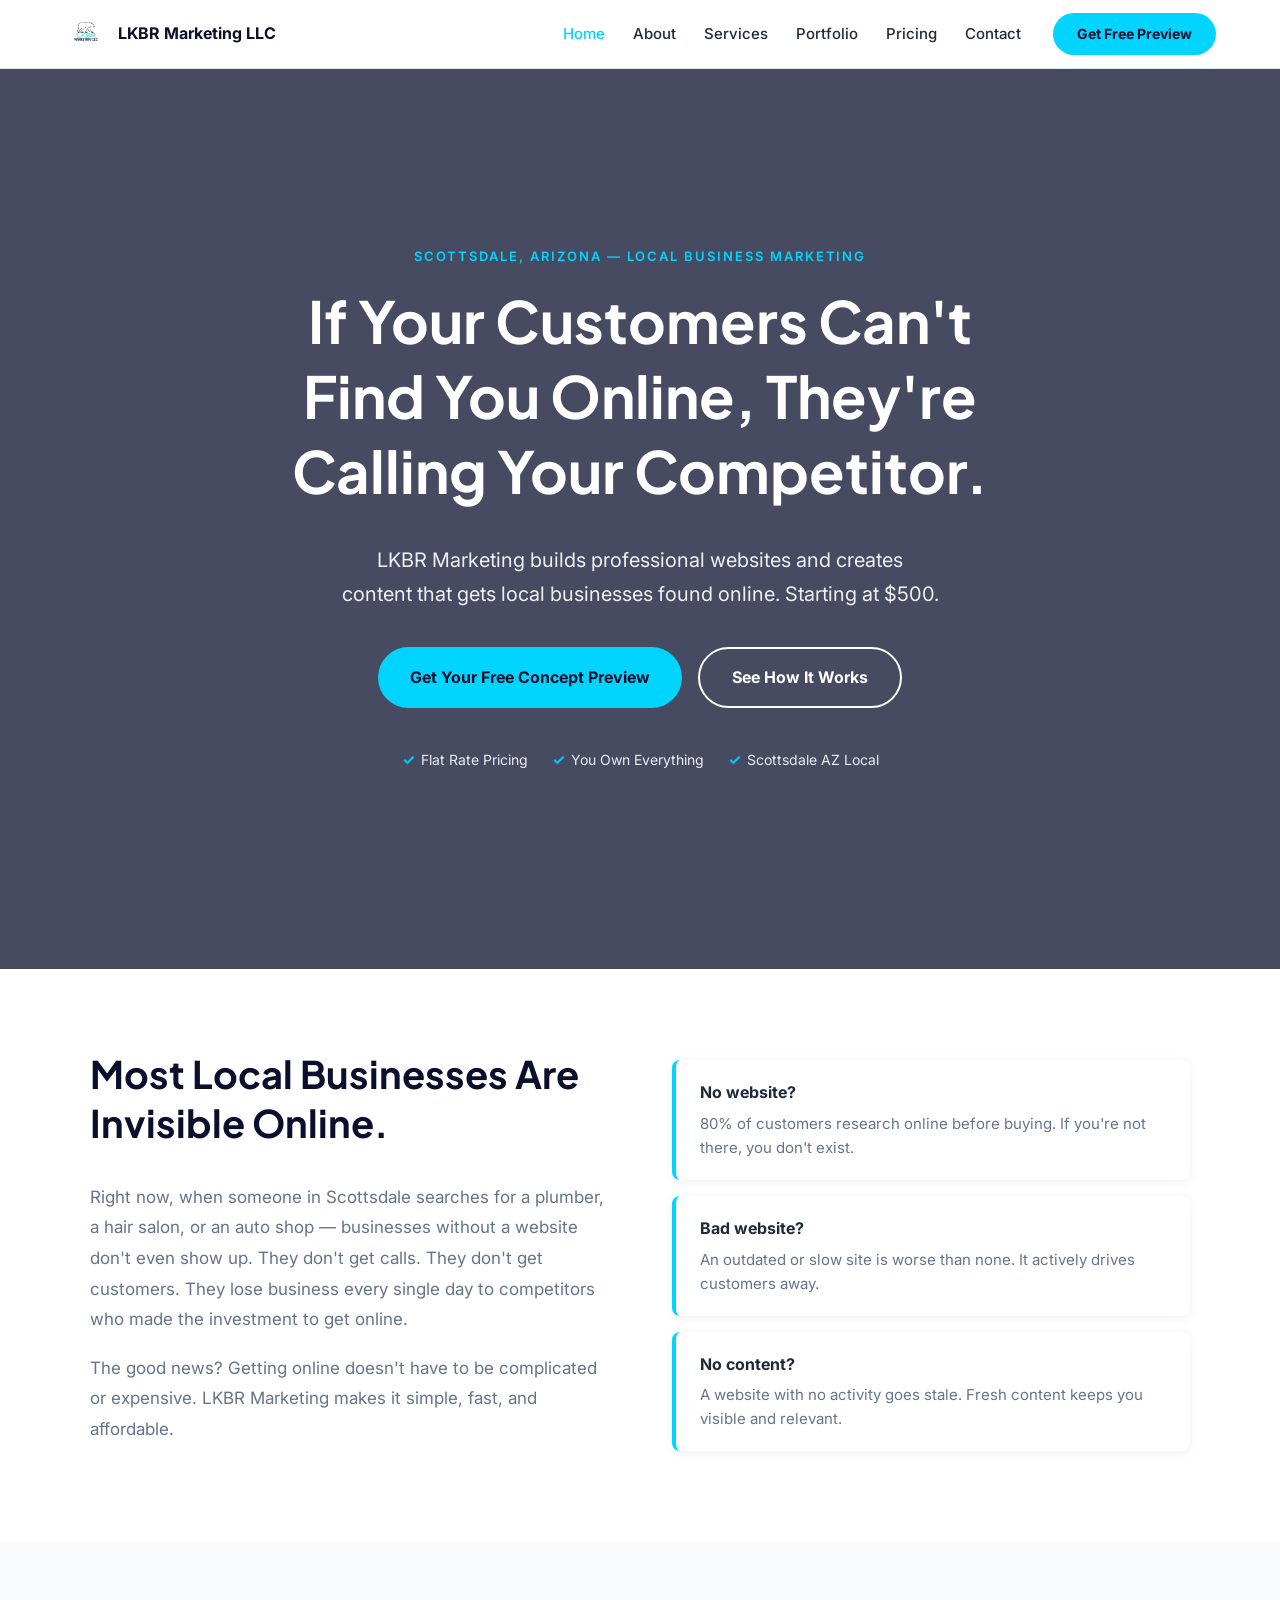
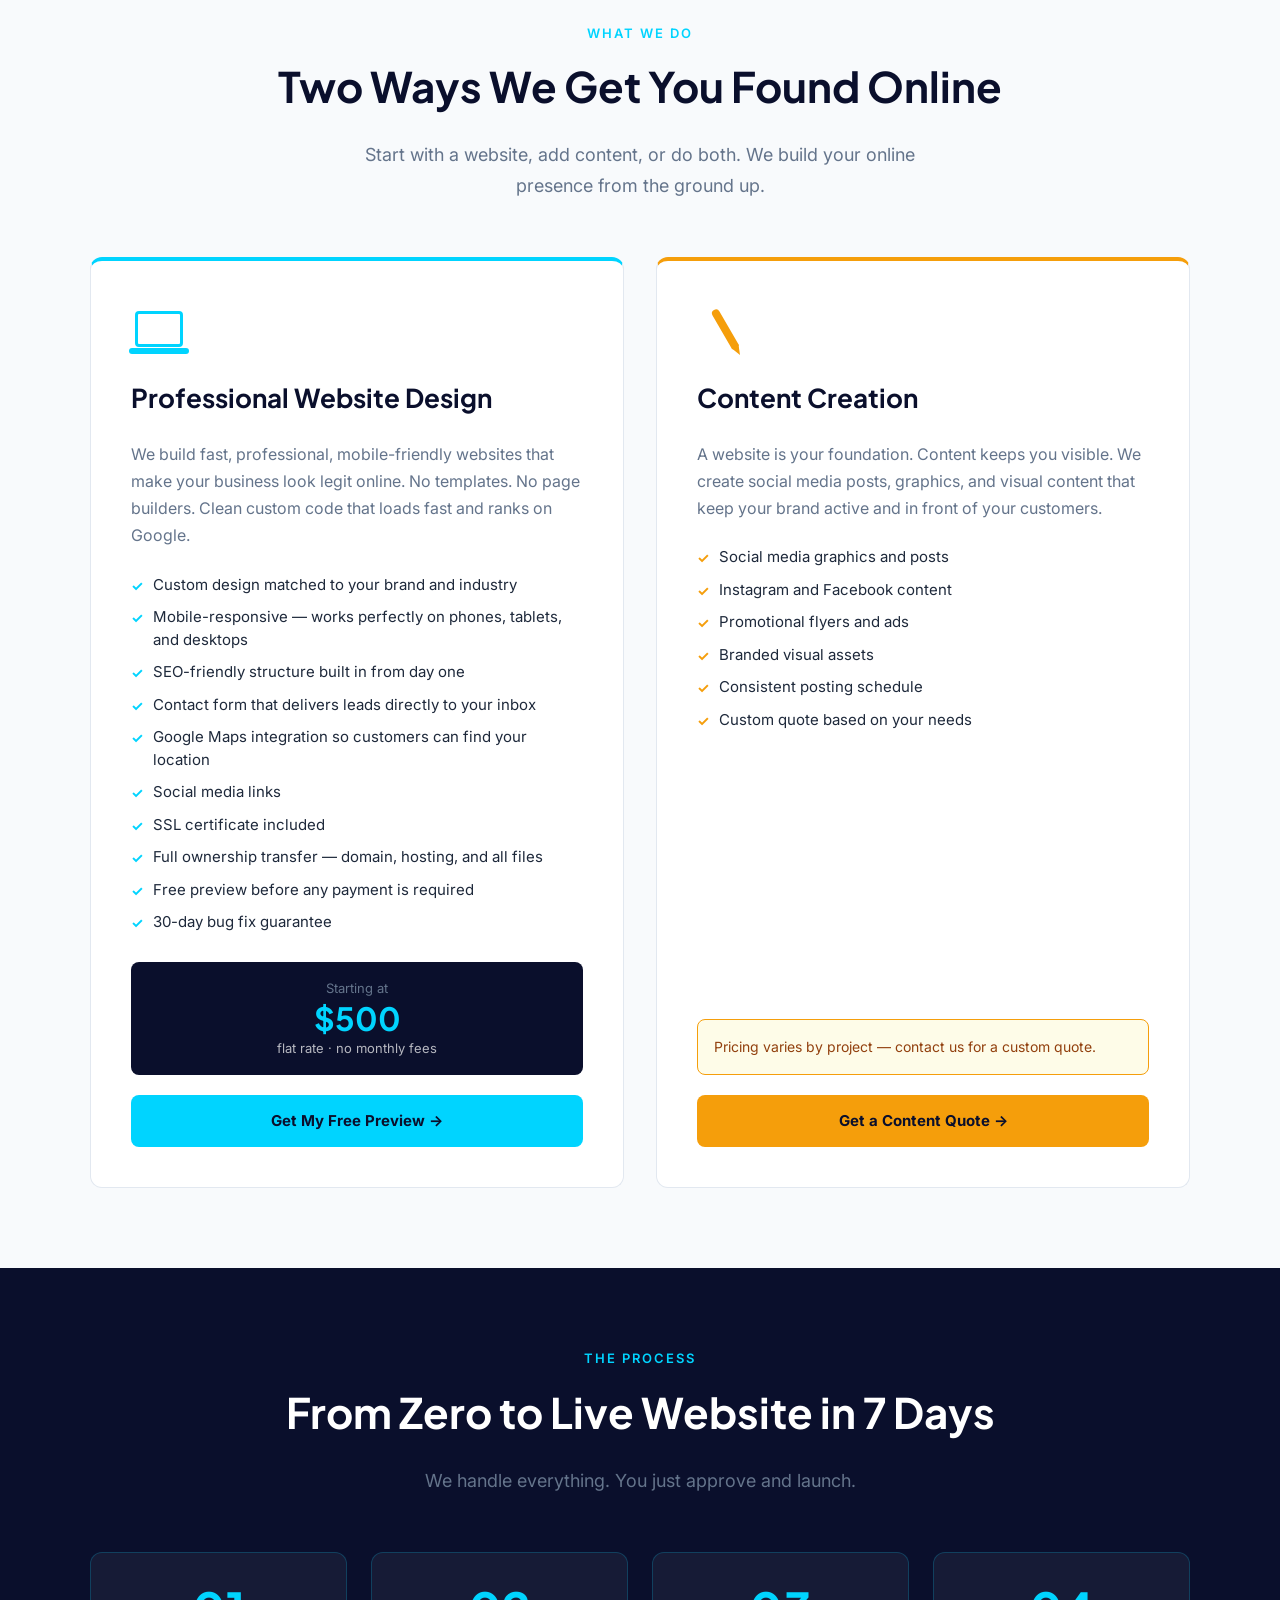
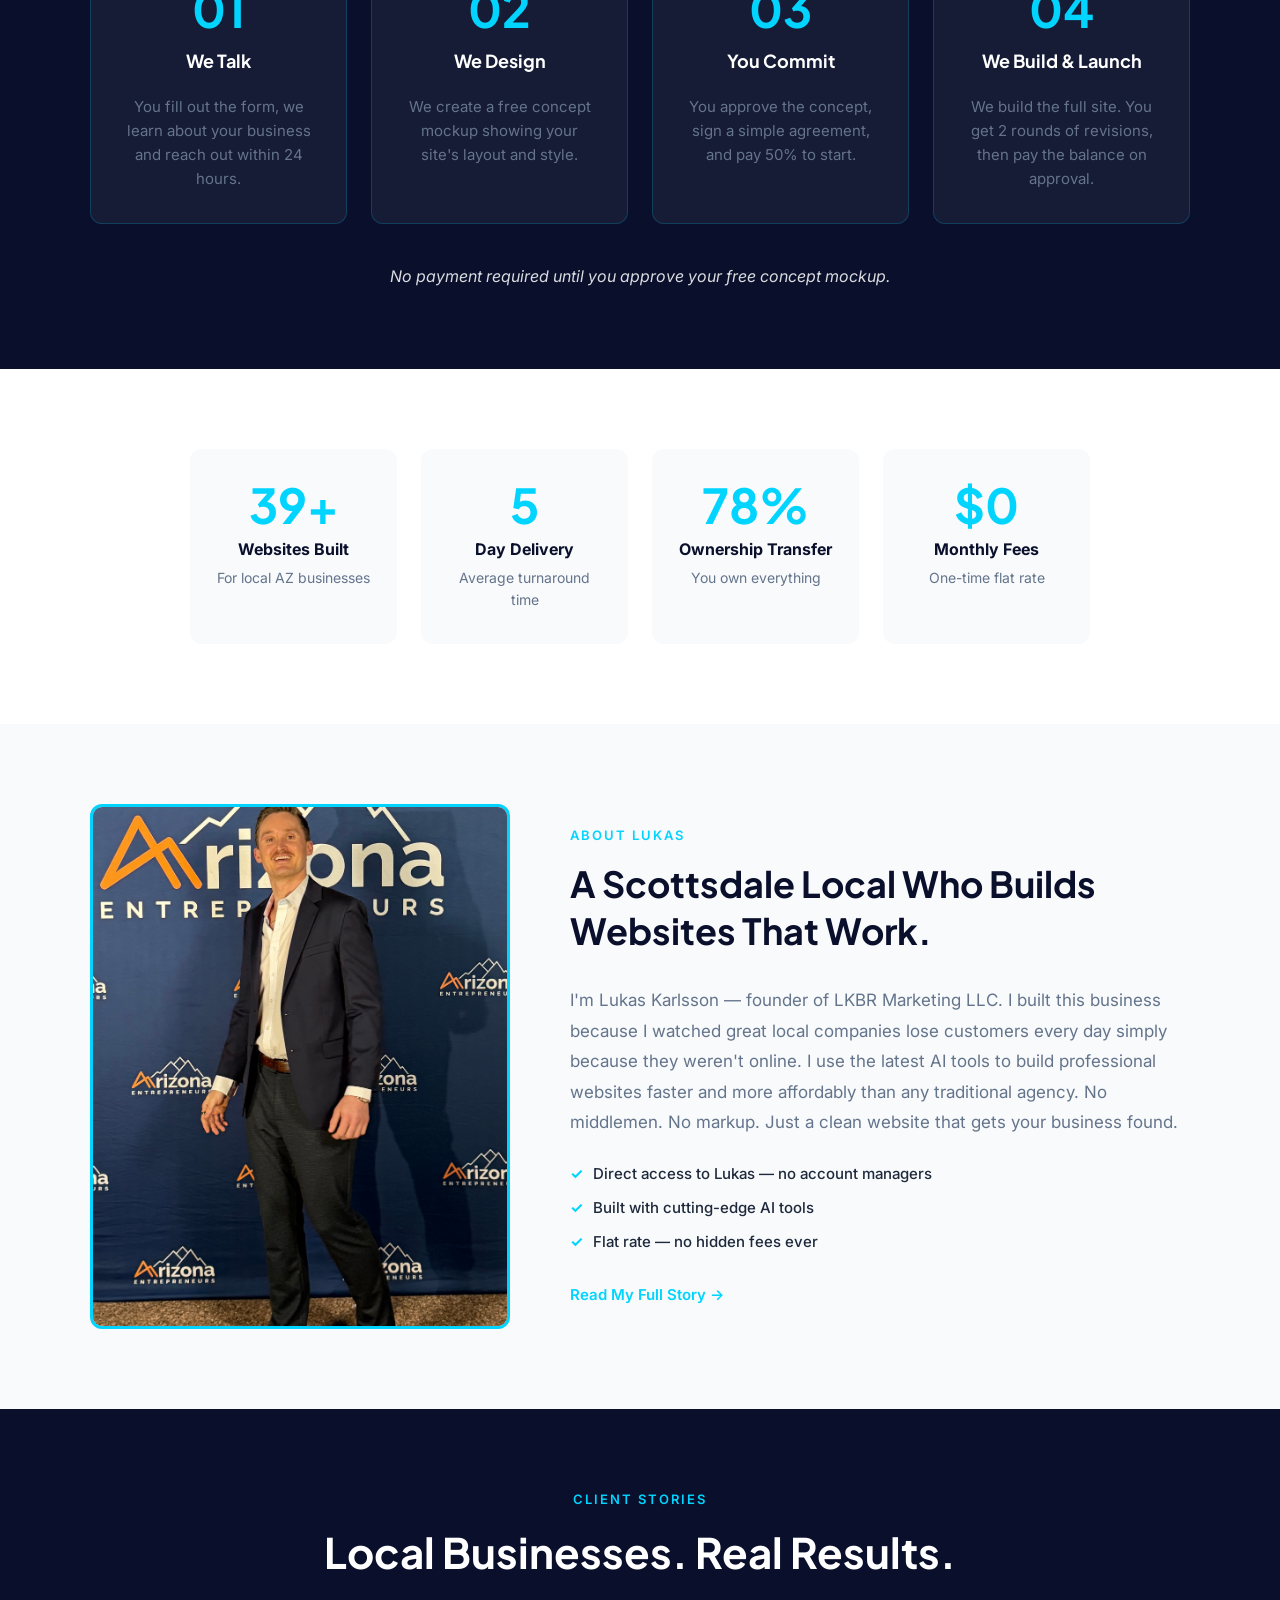
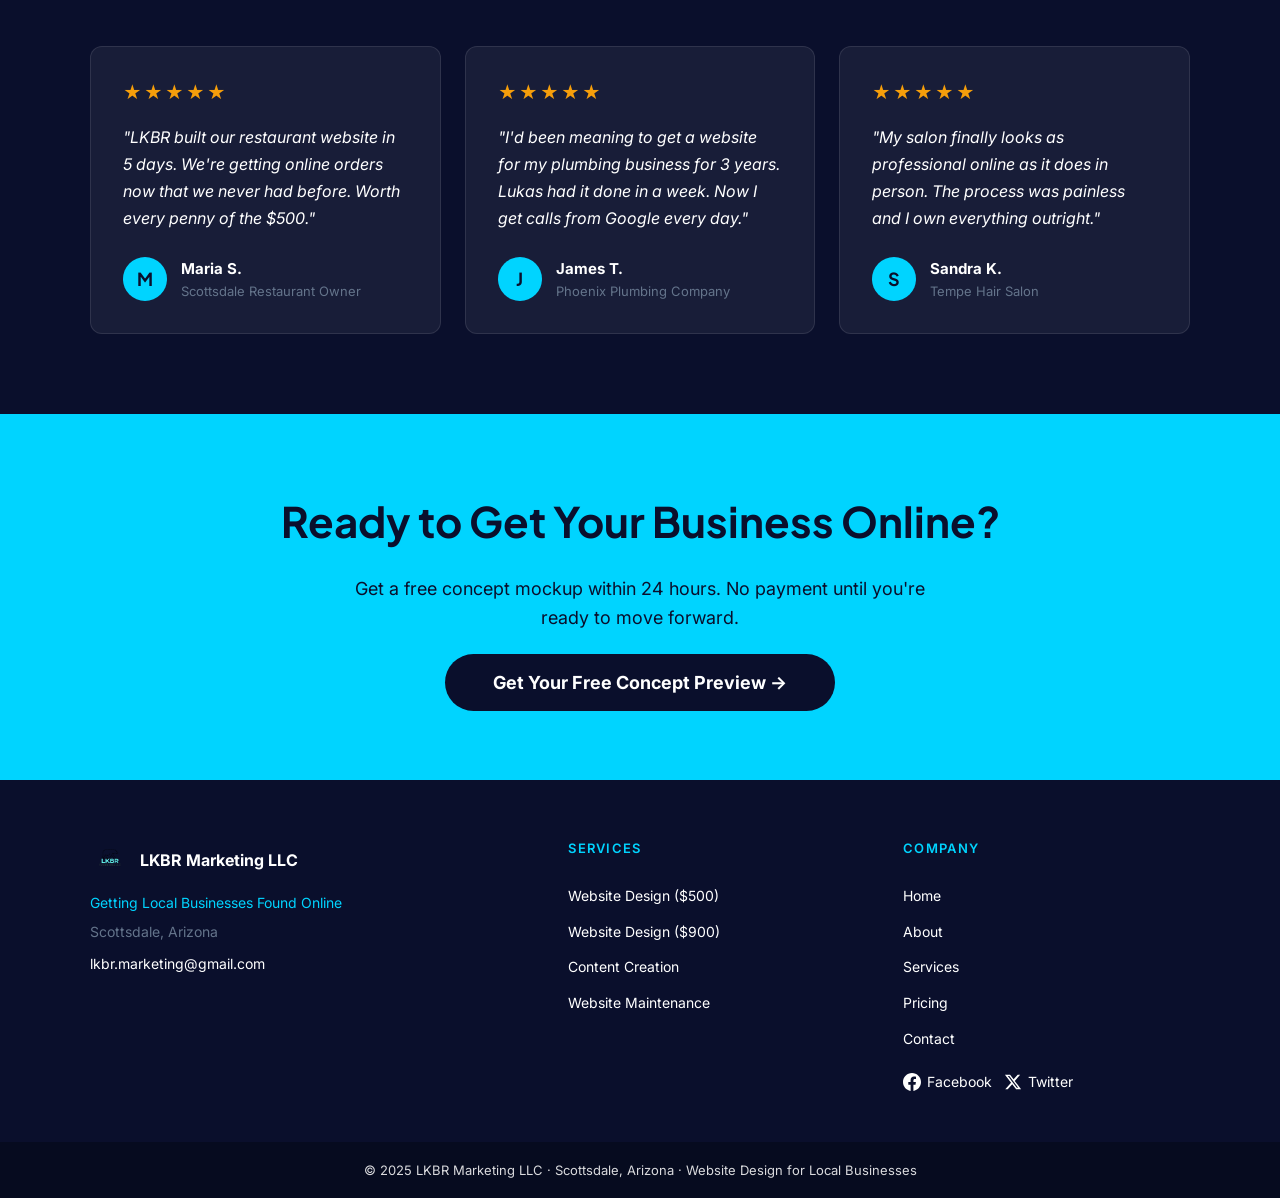
<file: index.html>
<!DOCTYPE html>
<html lang="en">
<head>
  <meta charset="UTF-8">
  <meta name="viewport" content="width=device-width, initial-scale=1.0">
  <title>Website Design Scottsdale AZ | LKBR Marketing LLC | Local Business Websites Starting at $500</title>
  <meta name="description" content="LKBR Marketing LLC builds professional websites for local businesses in Scottsdale AZ. Flat rate $500. Delivered in 7 days. You own everything. Get your free preview today.">
  <meta name="keywords" content="website design Scottsdale AZ, local business website design Arizona, affordable website design small business, professional website $500, website designer Scottsdale">
  <link rel="preconnect" href="https://fonts.googleapis.com">
  <link rel="preconnect" href="https://fonts.gstatic.com" crossorigin>
  <link href="https://fonts.googleapis.com/css2?family=Plus+Jakarta+Sans:wght@700;800&family=Inter:wght@300;400;500;600;700&display=swap" rel="stylesheet">
  <link rel="stylesheet" href="style.css">
</head>
<body>

  <!-- NAV -->
  <nav class="nav">
    <div class="nav-inner">
      <a href="index.html" class="nav-brand">
        <img src="LKBR Marketing LLC Official Logo.png" height="44" alt="LKBR Marketing LLC Logo">
        <span>LKBR Marketing LLC</span>
      </a>
      <ul class="nav-links">
        <li><a href="index.html">Home</a></li>
        <li><a href="about.html">About</a></li>
        <li><a href="services.html">Services</a></li>
        <li><a href="portfolio.html">Portfolio</a></li>
        <li><a href="pricing.html">Pricing</a></li>
        <li><a href="contact.html">Contact</a></li>
      </ul>
      <a href="contact.html" class="nav-cta">Get Free Preview</a>
      <button class="hamburger" aria-label="Open navigation menu">
        <span></span><span></span><span></span>
      </button>
    </div>
  </nav>

  <!-- MOBILE OVERLAY -->
  <div class="mobile-overlay" id="mobileOverlay" role="dialog" aria-modal="true">
    <button class="overlay-close" id="overlayClose" aria-label="Close menu">&times;</button>
    <ul class="overlay-links">
      <li><a href="index.html">Home</a></li>
      <li><a href="about.html">About</a></li>
      <li><a href="services.html">Services</a></li>
      <li><a href="portfolio.html">Portfolio</a></li>
      <li><a href="pricing.html">Pricing</a></li>
      <li><a href="contact.html">Contact</a></li>
    </ul>
  </div>

  <!-- HERO -->
  <section class="hero-home">
    <div class="hero-bg"></div>
    <div class="hero-overlay"></div>
    <div class="hero-content fade-in">
      <span class="eyebrow">Scottsdale, Arizona &mdash; Local Business Marketing</span>
      <h1>If Your Customers Can't Find You Online, They're Calling Your Competitor.</h1>
      <p class="hero-sub">LKBR Marketing builds professional websites and creates content that gets local businesses found online. Starting at $500.</p>
      <div class="hero-buttons">
        <a href="contact.html" class="btn btn-primary" style="font-size:16px;padding:16px 32px;">Get Your Free Concept Preview</a>
        <a href="#how-it-works" class="btn btn-outline-white" style="font-size:16px;padding:16px 32px;">See How It Works</a>
      </div>
      <div class="hero-trust">
        <span class="trust-item">Flat Rate Pricing</span>
        <span class="trust-item">You Own Everything</span>
        <span class="trust-item">Scottsdale AZ Local</span>
      </div>
    </div>
  </section>

  <!-- PROBLEM SECTION -->
  <section class="section-problem">
    <div class="problem-grid">
      <div class="fade-in">
        <h2 class="problem-headline">Most Local Businesses Are Invisible Online.</h2>
        <p class="problem-text">Right now, when someone in Scottsdale searches for a plumber, a hair salon, or an auto shop — businesses without a website don't even show up. They don't get calls. They don't get customers. They lose business every single day to competitors who made the investment to get online.</p>
        <p class="problem-text">The good news? Getting online doesn't have to be complicated or expensive. LKBR Marketing makes it simple, fast, and affordable.</p>
      </div>
      <div class="problem-cards fade-in">
        <div class="problem-card">
          <strong>No website?</strong>
          <p>80% of customers research online before buying. If you're not there, you don't exist.</p>
        </div>
        <div class="problem-card">
          <strong>Bad website?</strong>
          <p>An outdated or slow site is worse than none. It actively drives customers away.</p>
        </div>
        <div class="problem-card">
          <strong>No content?</strong>
          <p>A website with no activity goes stale. Fresh content keeps you visible and relevant.</p>
        </div>
      </div>
    </div>
  </section>

  <!-- SERVICES SECTION -->
  <section class="section-services">
    <div class="section-header fade-in">
      <span class="eyebrow">What We Do</span>
      <h2>Two Ways We Get You Found Online</h2>
      <p>Start with a website, add content, or do both. We build your online presence from the ground up.</p>
    </div>
    <div class="service-cards">
      <!-- Card 1: Website Design -->
      <div class="service-card service-card-cyan fade-in">
        <div class="service-icon">
          <div class="icon-laptop"></div>
        </div>
        <h3>Professional Website Design</h3>
        <p class="service-desc">We build fast, professional, mobile-friendly websites that make your business look legit online. No templates. No page builders. Clean custom code that loads fast and ranks on Google.</p>
        <ul class="check-list">
          <li>Custom design matched to your brand and industry</li>
          <li>Mobile-responsive — works perfectly on phones, tablets, and desktops</li>
          <li>SEO-friendly structure built in from day one</li>
          <li>Contact form that delivers leads directly to your inbox</li>
          <li>Google Maps integration so customers can find your location</li>
          <li>Social media links</li>
          <li>SSL certificate included</li>
          <li>Full ownership transfer — domain, hosting, and all files</li>
          <li>Free preview before any payment is required</li>
          <li>30-day bug fix guarantee</li>
        </ul>
        <div class="price-box">
          <p class="price-label">Starting at</p>
          <p class="price-num">$500</p>
          <p class="price-note">flat rate &middot; no monthly fees</p>
        </div>
        <a href="contact.html" class="btn btn-primary btn-block">Get My Free Preview &rarr;</a>
      </div>
      <!-- Card 2: Content Creation -->
      <div class="service-card service-card-gold fade-in">
        <div class="service-icon">
          <div class="icon-pencil"></div>
        </div>
        <h3>Content Creation</h3>
        <p class="service-desc">A website is your foundation. Content keeps you visible. We create social media posts, graphics, and visual content that keep your brand active and in front of your customers.</p>
        <ul class="check-list gold-checks">
          <li>Social media graphics and posts</li>
          <li>Instagram and Facebook content</li>
          <li>Promotional flyers and ads</li>
          <li>Branded visual assets</li>
          <li>Consistent posting schedule</li>
          <li>Custom quote based on your needs</li>
        </ul>
        <div class="content-note">
          Pricing varies by project &mdash; contact us for a custom quote.
        </div>
        <a href="contact.html" class="btn btn-block" style="background:var(--gold);color:var(--navy);">Get a Content Quote &rarr;</a>
      </div>
    </div>
  </section>

  <!-- HOW IT WORKS -->
  <section class="section-how" id="how-it-works">
    <div class="section-header fade-in">
      <span class="eyebrow">The Process</span>
      <h2>From Zero to Live Website in 7 Days</h2>
      <p>We handle everything. You just approve and launch.</p>
    </div>
    <div class="steps-grid">
      <div class="step-card fade-in">
        <div class="step-num">01</div>
        <h3>We Talk</h3>
        <p>You fill out the form, we learn about your business and reach out within 24 hours.</p>
      </div>
      <div class="step-card fade-in">
        <div class="step-num">02</div>
        <h3>We Design</h3>
        <p>We create a free concept mockup showing your site's layout and style.</p>
      </div>
      <div class="step-card fade-in">
        <div class="step-num">03</div>
        <h3>You Commit</h3>
        <p>You approve the concept, sign a simple agreement, and pay 50% to start.</p>
      </div>
      <div class="step-card fade-in">
        <div class="step-num">04</div>
        <h3>We Build &amp; Launch</h3>
        <p>We build the full site. You get 2 rounds of revisions, then pay the balance on approval.</p>
      </div>
    </div>
    <p class="how-note">No payment required until you approve your free concept mockup.</p>
  </section>

  <!-- STATS / RESULTS -->
  <section class="section-stats">
    <div class="stats-grid">
      <div class="stat-card fade-in">
        <div class="stat-num" data-target="50" data-suffix="+">50+</div>
        <div class="stat-label">Websites Built</div>
        <div class="stat-sub">For local AZ businesses</div>
      </div>
      <div class="stat-card fade-in">
        <div class="stat-num" data-target="7">7</div>
        <div class="stat-label">Day Delivery</div>
        <div class="stat-sub">Average turnaround time</div>
      </div>
      <div class="stat-card fade-in">
        <div class="stat-num" data-target="100" data-suffix="%">100%</div>
        <div class="stat-label">Ownership Transfer</div>
        <div class="stat-sub">You own everything</div>
      </div>
      <div class="stat-card fade-in">
        <div class="stat-num" data-target="0" data-prefix="$">$0</div>
        <div class="stat-label">Monthly Fees</div>
        <div class="stat-sub">One-time flat rate</div>
      </div>
    </div>
  </section>

  <!-- ABOUT STRIP -->
  <section class="section-about-strip">
    <div class="about-strip-grid">
      <div class="fade-in">
        <img src="IMG_9711.jpg" alt="Lukas Karlsson — Founder LKBR Marketing LLC" class="about-strip-img">
      </div>
      <div class="about-strip-content fade-in">
        <span class="eyebrow">About Lukas</span>
        <h2>A Scottsdale Local Who Builds Websites That Work.</h2>
        <p>I'm Lukas Karlsson &mdash; founder of LKBR Marketing LLC. I built this business because I watched great local companies lose customers every day simply because they weren't online. I use the latest AI tools to build professional websites faster and more affordably than any traditional agency. No middlemen. No markup. Just a clean website that gets your business found.</p>
        <ul class="about-strip-checks">
          <li>Direct access to Lukas &mdash; no account managers</li>
          <li>Built with cutting-edge AI tools</li>
          <li>Flat rate &mdash; no hidden fees ever</li>
        </ul>
        <a href="about.html" class="link-arrow">Read My Full Story &rarr;</a>
      </div>
    </div>
  </section>

  <!-- TESTIMONIALS -->
  <section class="section-testimonials">
    <div class="section-header fade-in">
      <span class="eyebrow">Client Stories</span>
      <h2>Local Businesses. Real Results.</h2>
    </div>
    <div class="testimonials-grid">
      <div class="testimonial-card fade-in">
        <div class="stars">&#9733;&#9733;&#9733;&#9733;&#9733;</div>
        <p class="testimonial-quote">"LKBR built our restaurant website in 5 days. We're getting online orders now that we never had before. Worth every penny of the $500."</p>
        <div class="testimonial-author">
          <div class="author-avatar">M</div>
          <div>
            <div class="author-name">Maria S.</div>
            <div class="author-biz">Scottsdale Restaurant Owner</div>
          </div>
        </div>
      </div>
      <div class="testimonial-card fade-in">
        <div class="stars">&#9733;&#9733;&#9733;&#9733;&#9733;</div>
        <p class="testimonial-quote">"I'd been meaning to get a website for my plumbing business for 3 years. Lukas had it done in a week. Now I get calls from Google every day."</p>
        <div class="testimonial-author">
          <div class="author-avatar">J</div>
          <div>
            <div class="author-name">James T.</div>
            <div class="author-biz">Phoenix Plumbing Company</div>
          </div>
        </div>
      </div>
      <div class="testimonial-card fade-in">
        <div class="stars">&#9733;&#9733;&#9733;&#9733;&#9733;</div>
        <p class="testimonial-quote">"My salon finally looks as professional online as it does in person. The process was painless and I own everything outright."</p>
        <div class="testimonial-author">
          <div class="author-avatar">S</div>
          <div>
            <div class="author-name">Sandra K.</div>
            <div class="author-biz">Tempe Hair Salon</div>
          </div>
        </div>
      </div>
    </div>
  </section>

  <!-- FINAL CTA -->
  <section class="section-final-cta">
    <h2 class="fade-in">Ready to Get Your Business Online?</h2>
    <p class="fade-in">Get a free concept mockup within 24 hours. No payment until you're ready to move forward.</p>
    <a href="contact.html" class="btn-hero fade-in">Get Your Free Concept Preview &rarr;</a>
  </section>

  <!-- FOOTER -->
  <footer class="footer">
    <div class="footer-top">
      <div class="footer-inner">
        <div class="footer-col">
          <div class="footer-brand">
            <img src="LKBR Marketing LLC Official Logo.png" height="40" alt="LKBR Marketing LLC">
            <span>LKBR Marketing LLC</span>
          </div>
          <p class="footer-tagline">Getting Local Businesses Found Online</p>
          <p class="footer-location">Scottsdale, Arizona</p>
          <a href="mailto:lkbr.marketing@gmail.com" class="footer-email">lkbr.marketing@gmail.com</a>
        </div>
        <div class="footer-col">
          <h4 class="footer-heading">Services</h4>
          <ul class="footer-links">
            <li><a href="pricing.html">Website Design ($500)</a></li>
            <li><a href="pricing.html">Website Design ($900)</a></li>
            <li><a href="services.html">Content Creation</a></li>
            <li><a href="services.html">Website Maintenance</a></li>
          </ul>
        </div>
        <div class="footer-col">
          <h4 class="footer-heading">Company</h4>
          <ul class="footer-links">
            <li><a href="index.html">Home</a></li>
            <li><a href="about.html">About</a></li>
            <li><a href="services.html">Services</a></li>
            <li><a href="pricing.html">Pricing</a></li>
            <li><a href="contact.html">Contact</a></li>
          </ul>
          <div class="footer-social">
            <a href="https://facebook.com/lkbrmarketing" target="_blank" rel="noopener" class="social-link">
              <svg viewBox="0 0 24 24" aria-hidden="true"><path d="M24 12.073c0-6.627-5.373-12-12-12s-12 5.373-12 12c0 5.99 4.388 10.954 10.125 11.854v-8.385H7.078v-3.47h3.047V9.43c0-3.007 1.792-4.669 4.533-4.669 1.312 0 2.686.235 2.686.235v2.953H15.83c-1.491 0-1.956.925-1.956 1.874v2.25h3.328l-.532 3.47h-2.796v8.385C19.612 23.027 24 18.062 24 12.073z"/></svg>
              Facebook
            </a>
            <a href="https://twitter.com/lkbrmarketing" target="_blank" rel="noopener" class="social-link">
              <svg viewBox="0 0 24 24" aria-hidden="true"><path d="M18.244 2.25h3.308l-7.227 8.26 8.502 11.24H16.17l-5.214-6.817L4.99 21.75H1.68l7.73-8.835L1.254 2.25H8.08l4.713 6.231zm-1.161 17.52h1.833L7.084 4.126H5.117z"/></svg>
              Twitter
            </a>
          </div>
        </div>
      </div>
    </div>
    <div class="footer-bottom">
      <p>&copy; 2025 LKBR Marketing LLC &middot; Scottsdale, Arizona &middot; Website Design for Local Businesses</p>
    </div>
  </footer>

  <!-- BACK TO TOP -->
  <button class="back-to-top" aria-label="Back to top">&#8679;</button>

  <script src="script.js"></script>
</body>
</html>
</file>
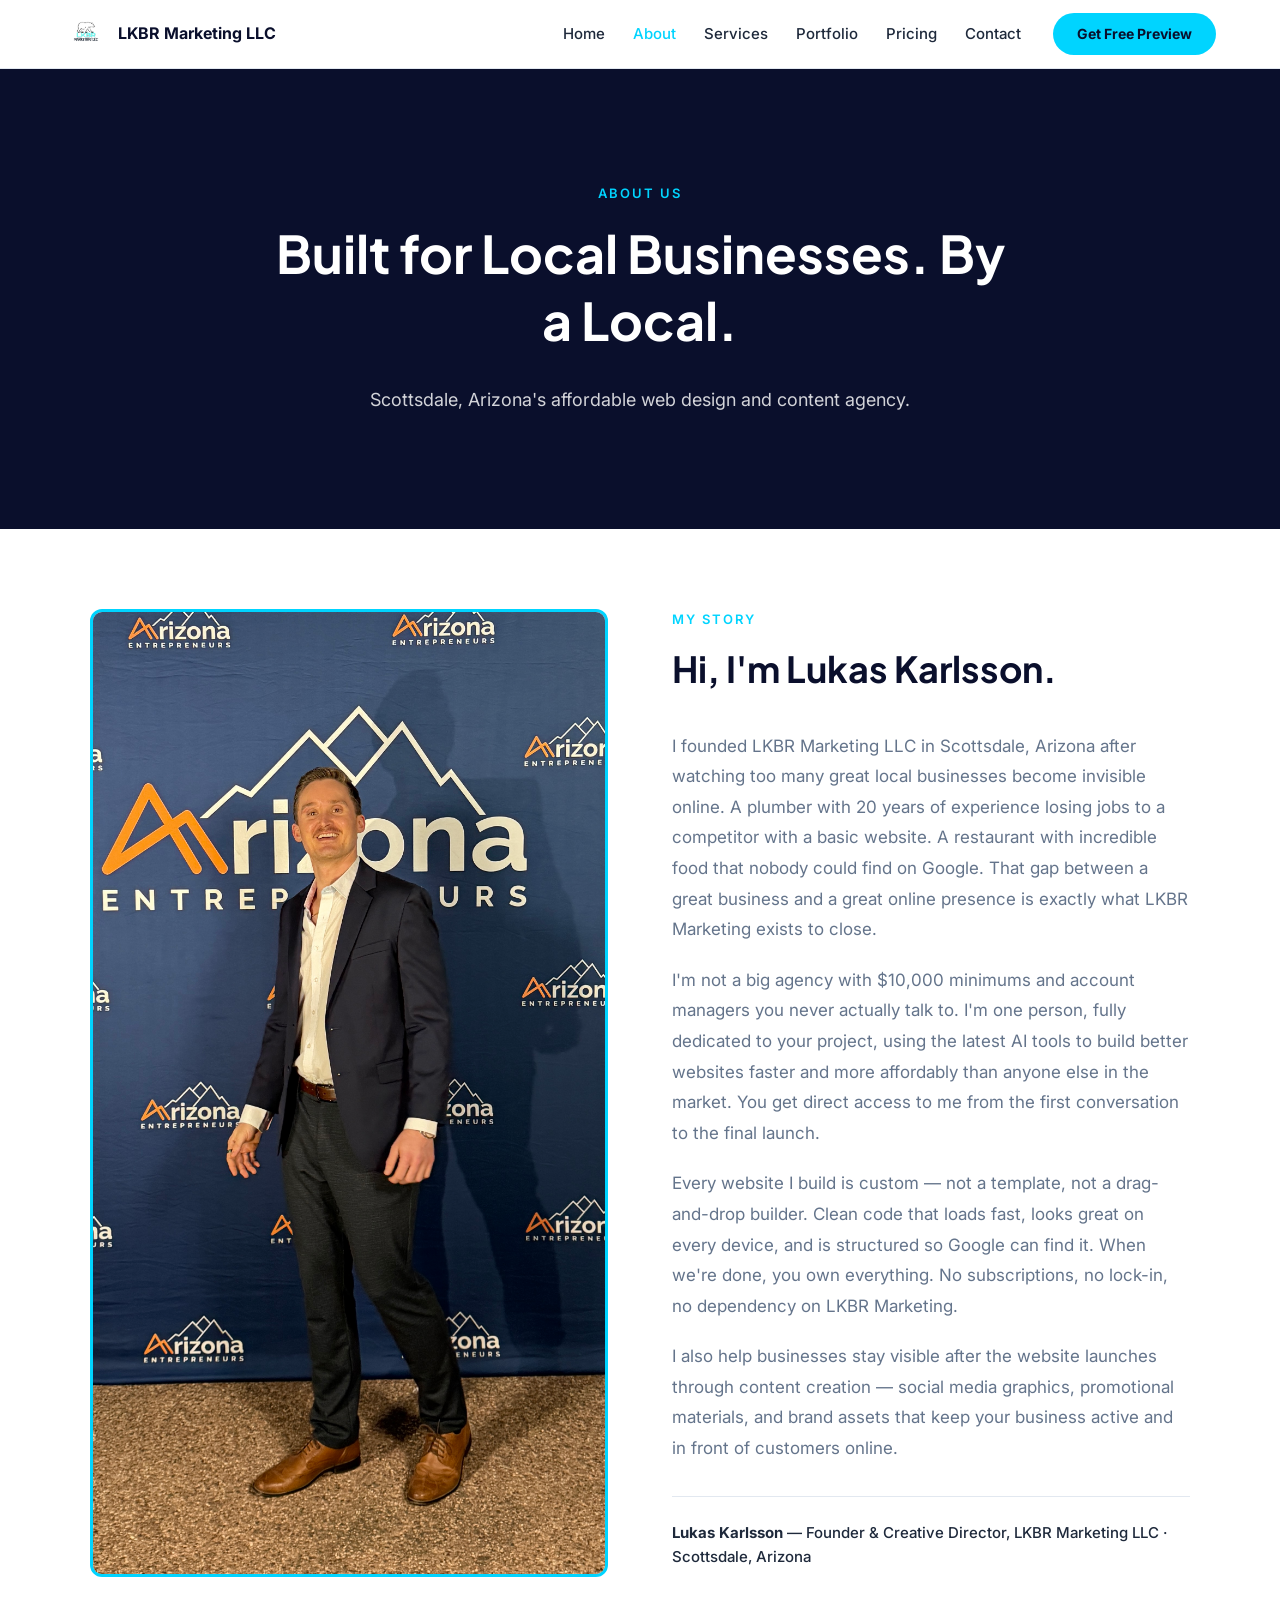
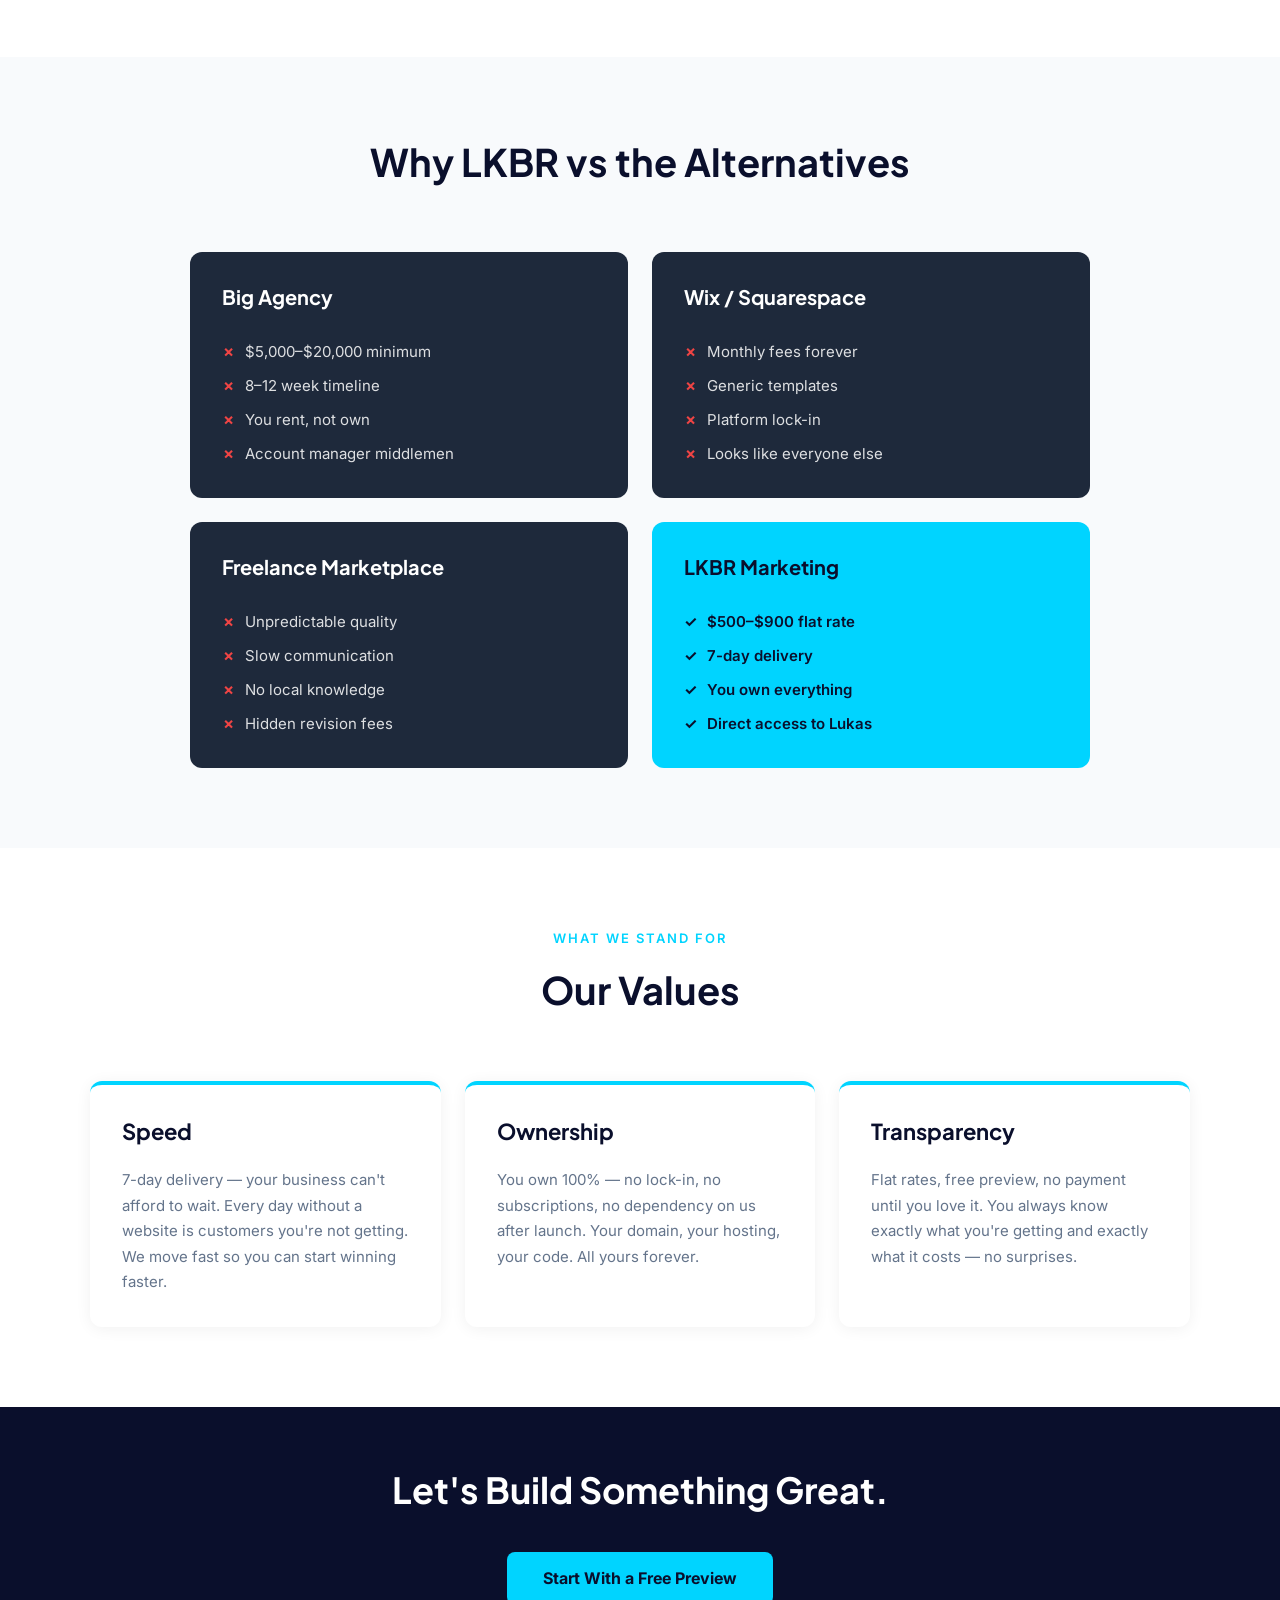
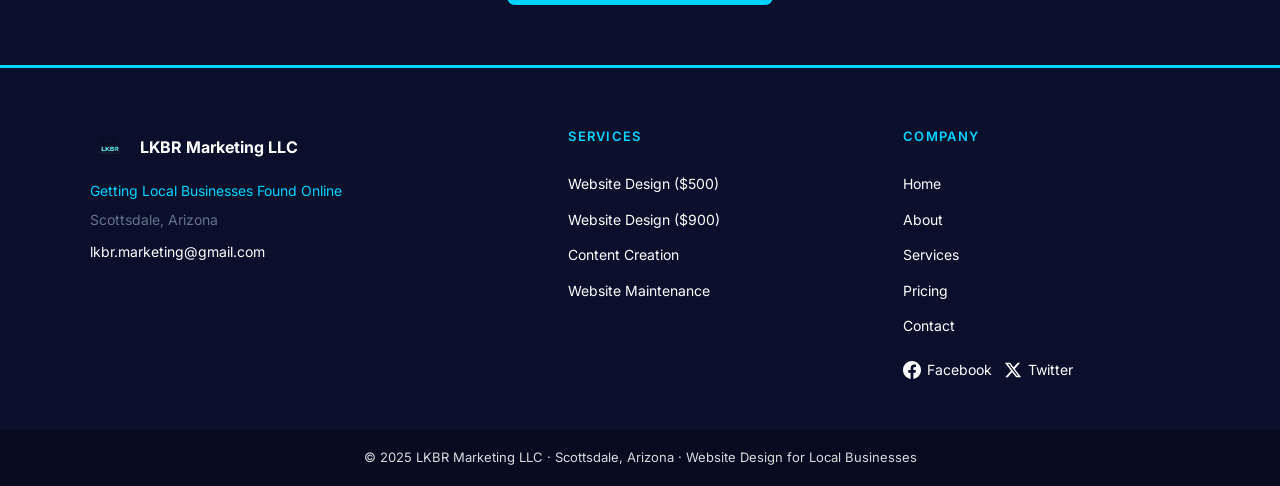
<file: about.html>
<!DOCTYPE html>
<html lang="en">
<head>
  <meta charset="UTF-8">
  <meta name="viewport" content="width=device-width, initial-scale=1.0">
  <title>About LKBR Marketing LLC | Lukas Karlsson | Website Designer Scottsdale AZ</title>
  <meta name="description" content="LKBR Marketing LLC is founded by Lukas Karlsson in Scottsdale AZ. We help local businesses get found online through professional website design starting at $500 and content creation services.">
  <meta name="keywords" content="website designer Scottsdale, local business website design Arizona, Lukas Karlsson LKBR Marketing, affordable website design small business">
  <link rel="preconnect" href="https://fonts.googleapis.com">
  <link rel="preconnect" href="https://fonts.gstatic.com" crossorigin>
  <link href="https://fonts.googleapis.com/css2?family=Plus+Jakarta+Sans:wght@700;800&family=Inter:wght@300;400;500;600;700&display=swap" rel="stylesheet">
  <link rel="stylesheet" href="style.css">
</head>
<body>

  <!-- NAV -->
  <nav class="nav">
    <div class="nav-inner">
      <a href="index.html" class="nav-brand">
        <img src="LKBR Marketing LLC Official Logo.png" height="44" alt="LKBR Marketing LLC Logo">
        <span>LKBR Marketing LLC</span>
      </a>
      <ul class="nav-links">
        <li><a href="index.html">Home</a></li>
        <li><a href="about.html">About</a></li>
        <li><a href="services.html">Services</a></li>
        <li><a href="portfolio.html">Portfolio</a></li>
        <li><a href="pricing.html">Pricing</a></li>
        <li><a href="contact.html">Contact</a></li>
      </ul>
      <a href="contact.html" class="nav-cta">Get Free Preview</a>
      <button class="hamburger" aria-label="Open navigation menu">
        <span></span><span></span><span></span>
      </button>
    </div>
  </nav>

  <!-- MOBILE OVERLAY -->
  <div class="mobile-overlay" id="mobileOverlay" role="dialog" aria-modal="true">
    <button class="overlay-close" id="overlayClose" aria-label="Close menu">&times;</button>
    <ul class="overlay-links">
      <li><a href="index.html">Home</a></li>
      <li><a href="about.html">About</a></li>
      <li><a href="services.html">Services</a></li>
      <li><a href="portfolio.html">Portfolio</a></li>
      <li><a href="pricing.html">Pricing</a></li>
      <li><a href="contact.html">Contact</a></li>
    </ul>
  </div>

  <!-- HERO -->
  <section class="hero-inner">
    <div class="hero-bg-img" style="background-image:url('https://images.unsplash.com/photo-1551288049-bebda4e38f71?w=1200&q=80');"></div>
    <div class="hero-content">
      <span class="eyebrow fade-in">About Us</span>
      <h1 class="fade-in">Built for Local Businesses. By a Local.</h1>
      <p class="hero-sub fade-in">Scottsdale, Arizona's affordable web design and content agency.</p>
    </div>
  </section>

  <!-- LUKAS STORY -->
  <section class="section-story">
    <div class="story-grid">
      <div class="fade-in">
        <img src="IMG_9711.jpg" alt="Lukas Karlsson — Founder of LKBR Marketing LLC, Scottsdale AZ" class="story-img">
      </div>
      <div class="story-content fade-in">
        <span class="eyebrow">My Story</span>
        <h2>Hi, I'm Lukas Karlsson.</h2>
        <p>I founded LKBR Marketing LLC in Scottsdale, Arizona after watching too many great local businesses become invisible online. A plumber with 20 years of experience losing jobs to a competitor with a basic website. A restaurant with incredible food that nobody could find on Google. That gap between a great business and a great online presence is exactly what LKBR Marketing exists to close.</p>
        <p>I'm not a big agency with $10,000 minimums and account managers you never actually talk to. I'm one person, fully dedicated to your project, using the latest AI tools to build better websites faster and more affordably than anyone else in the market. You get direct access to me from the first conversation to the final launch.</p>
        <p>Every website I build is custom &mdash; not a template, not a drag-and-drop builder. Clean code that loads fast, looks great on every device, and is structured so Google can find it. When we're done, you own everything. No subscriptions, no lock-in, no dependency on LKBR Marketing.</p>
        <p>I also help businesses stay visible after the website launches through content creation &mdash; social media graphics, promotional materials, and brand assets that keep your business active and in front of customers online.</p>
        <div class="story-byline">
          <strong>Lukas Karlsson</strong> &mdash; Founder &amp; Creative Director, LKBR Marketing LLC &middot; Scottsdale, Arizona
        </div>
      </div>
    </div>
  </section>

  <!-- WHY LKBR -->
  <section class="section-why">
    <div class="section-header fade-in">
      <h2>Why LKBR vs the Alternatives</h2>
    </div>
    <div class="why-grid">
      <div class="why-card why-card-dark fade-in">
        <h3>Big Agency</h3>
        <ul class="why-list">
          <li class="badge-x">$5,000&ndash;$20,000 minimum</li>
          <li class="badge-x">8&ndash;12 week timeline</li>
          <li class="badge-x">You rent, not own</li>
          <li class="badge-x">Account manager middlemen</li>
        </ul>
      </div>
      <div class="why-card why-card-dark fade-in">
        <h3>Wix / Squarespace</h3>
        <ul class="why-list">
          <li class="badge-x">Monthly fees forever</li>
          <li class="badge-x">Generic templates</li>
          <li class="badge-x">Platform lock-in</li>
          <li class="badge-x">Looks like everyone else</li>
        </ul>
      </div>
      <div class="why-card why-card-dark fade-in">
        <h3>Freelance Marketplace</h3>
        <ul class="why-list">
          <li class="badge-x">Unpredictable quality</li>
          <li class="badge-x">Slow communication</li>
          <li class="badge-x">No local knowledge</li>
          <li class="badge-x">Hidden revision fees</li>
        </ul>
      </div>
      <div class="why-card why-card-highlight fade-in">
        <h3>LKBR Marketing</h3>
        <ul class="why-list">
          <li class="badge-check">$500&ndash;$900 flat rate</li>
          <li class="badge-check">7-day delivery</li>
          <li class="badge-check">You own everything</li>
          <li class="badge-check">Direct access to Lukas</li>
        </ul>
      </div>
    </div>
  </section>

  <!-- VALUES -->
  <section class="section-values">
    <div class="section-header fade-in">
      <span class="eyebrow">What We Stand For</span>
      <h2 style="font-size:38px;color:var(--navy);">Our Values</h2>
    </div>
    <div class="values-grid">
      <div class="value-card fade-in">
        <h3>Speed</h3>
        <p>7-day delivery &mdash; your business can't afford to wait. Every day without a website is customers you're not getting. We move fast so you can start winning faster.</p>
      </div>
      <div class="value-card fade-in">
        <h3>Ownership</h3>
        <p>You own 100% &mdash; no lock-in, no subscriptions, no dependency on us after launch. Your domain, your hosting, your code. All yours forever.</p>
      </div>
      <div class="value-card fade-in">
        <h3>Transparency</h3>
        <p>Flat rates, free preview, no payment until you love it. You always know exactly what you're getting and exactly what it costs &mdash; no surprises.</p>
      </div>
    </div>
  </section>

  <!-- PAGE CTA -->
  <section class="section-page-cta">
    <h2 class="fade-in">Let's Build Something Great.</h2>
    <a href="contact.html" class="btn btn-primary fade-in" style="font-size:16px;padding:14px 36px;border-radius:8px;">Start With a Free Preview</a>
  </section>

  <!-- FOOTER -->
  <footer class="footer">
    <div class="footer-top">
      <div class="footer-inner">
        <div class="footer-col">
          <div class="footer-brand">
            <img src="LKBR Marketing LLC Official Logo.png" height="40" alt="LKBR Marketing LLC">
            <span>LKBR Marketing LLC</span>
          </div>
          <p class="footer-tagline">Getting Local Businesses Found Online</p>
          <p class="footer-location">Scottsdale, Arizona</p>
          <a href="mailto:lkbr.marketing@gmail.com" class="footer-email">lkbr.marketing@gmail.com</a>
        </div>
        <div class="footer-col">
          <h4 class="footer-heading">Services</h4>
          <ul class="footer-links">
            <li><a href="pricing.html">Website Design ($500)</a></li>
            <li><a href="pricing.html">Website Design ($900)</a></li>
            <li><a href="services.html">Content Creation</a></li>
            <li><a href="services.html">Website Maintenance</a></li>
          </ul>
        </div>
        <div class="footer-col">
          <h4 class="footer-heading">Company</h4>
          <ul class="footer-links">
            <li><a href="index.html">Home</a></li>
            <li><a href="about.html">About</a></li>
            <li><a href="services.html">Services</a></li>
            <li><a href="pricing.html">Pricing</a></li>
            <li><a href="contact.html">Contact</a></li>
          </ul>
          <div class="footer-social">
            <a href="https://facebook.com/lkbrmarketing" target="_blank" rel="noopener" class="social-link">
              <svg viewBox="0 0 24 24" aria-hidden="true"><path d="M24 12.073c0-6.627-5.373-12-12-12s-12 5.373-12 12c0 5.99 4.388 10.954 10.125 11.854v-8.385H7.078v-3.47h3.047V9.43c0-3.007 1.792-4.669 4.533-4.669 1.312 0 2.686.235 2.686.235v2.953H15.83c-1.491 0-1.956.925-1.956 1.874v2.25h3.328l-.532 3.47h-2.796v8.385C19.612 23.027 24 18.062 24 12.073z"/></svg>
              Facebook
            </a>
            <a href="https://twitter.com/lkbrmarketing" target="_blank" rel="noopener" class="social-link">
              <svg viewBox="0 0 24 24" aria-hidden="true"><path d="M18.244 2.25h3.308l-7.227 8.26 8.502 11.24H16.17l-5.214-6.817L4.99 21.75H1.68l7.73-8.835L1.254 2.25H8.08l4.713 6.231zm-1.161 17.52h1.833L7.084 4.126H5.117z"/></svg>
              Twitter
            </a>
          </div>
        </div>
      </div>
    </div>
    <div class="footer-bottom">
      <p>&copy; 2025 LKBR Marketing LLC &middot; Scottsdale, Arizona &middot; Website Design for Local Businesses</p>
    </div>
  </footer>

  <!-- BACK TO TOP -->
  <button class="back-to-top" aria-label="Back to top">&#8679;</button>

  <script src="script.js"></script>
</body>
</html>
</file>
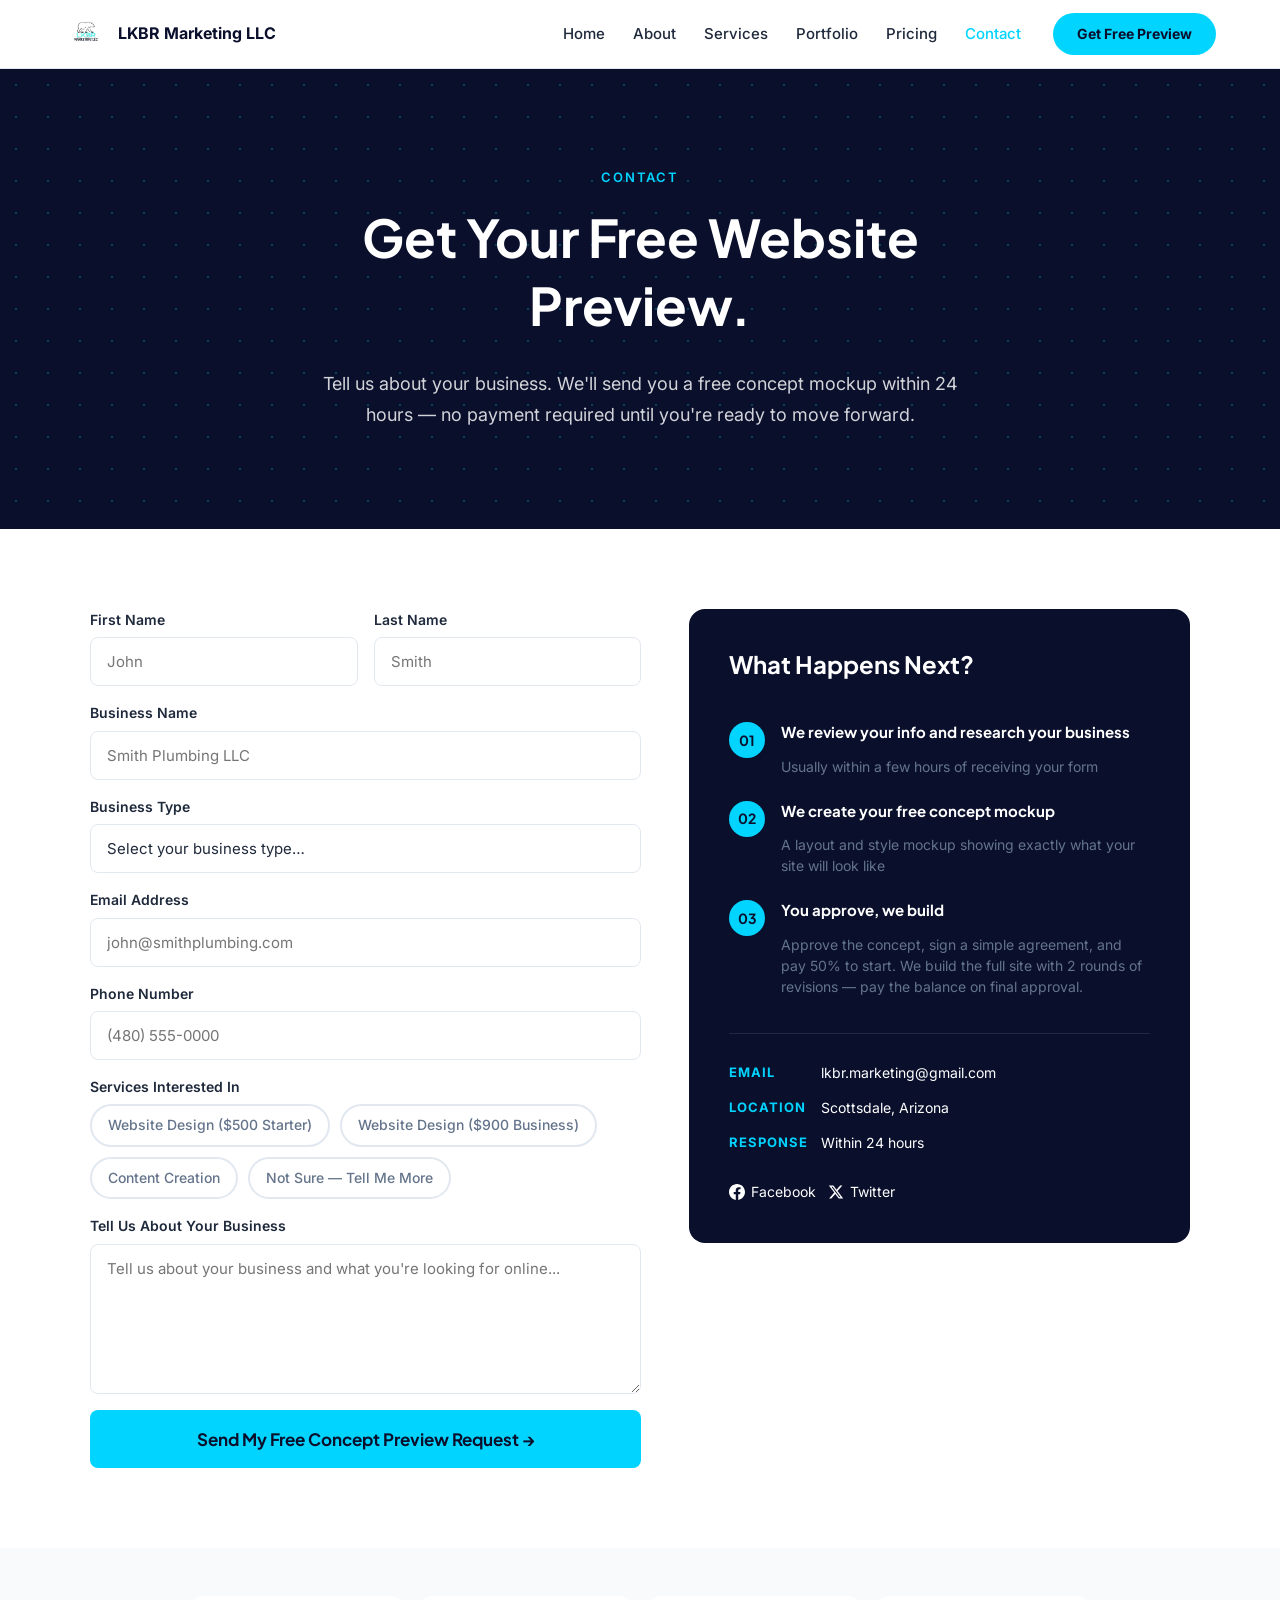
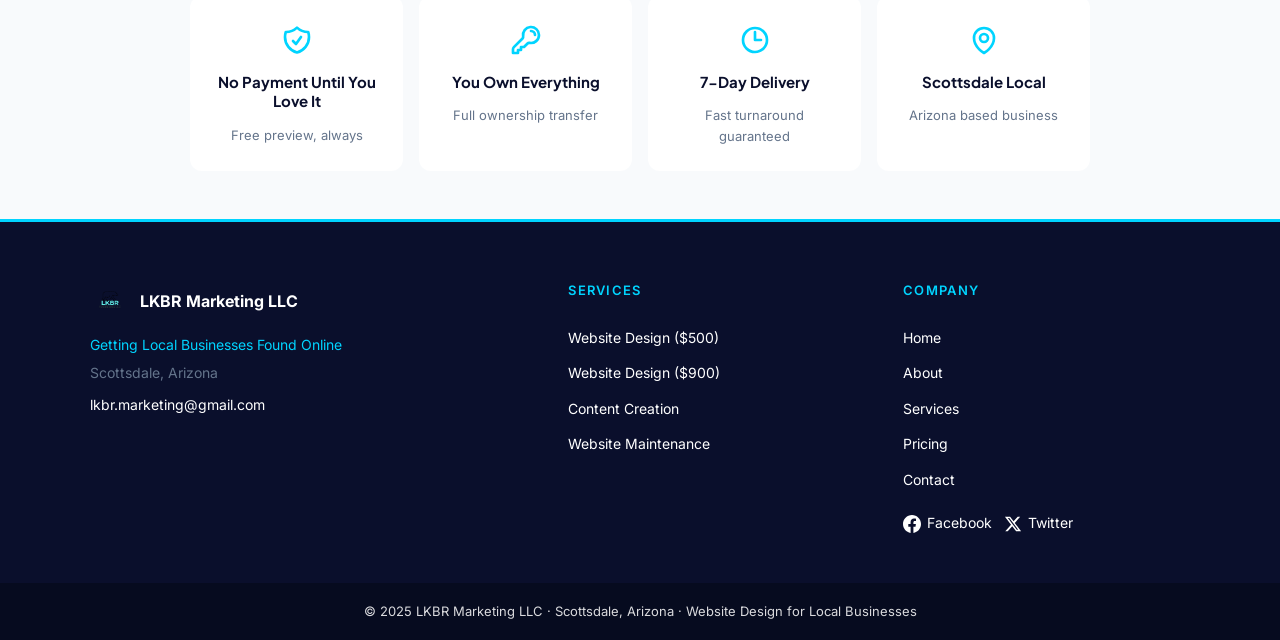
<file: contact.html>
<!DOCTYPE html>
<html lang="en">
<head>
  <meta charset="UTF-8">
  <meta name="viewport" content="width=device-width, initial-scale=1.0">
  <title>Contact LKBR Marketing LLC | Free Website Preview | Scottsdale AZ Website Design</title>
  <meta name="description" content="Get a free website preview from LKBR Marketing LLC in Scottsdale AZ. Tell us about your business and we'll send a preview within 24 hours. No payment required.">
  <meta name="keywords" content="website design Scottsdale AZ, get found online Scottsdale, website designer Scottsdale, local business website design Arizona">
  <link rel="preconnect" href="https://fonts.googleapis.com">
  <link rel="preconnect" href="https://fonts.gstatic.com" crossorigin>
  <link href="https://fonts.googleapis.com/css2?family=Plus+Jakarta+Sans:wght@700;800&family=Inter:wght@300;400;500;600;700&display=swap" rel="stylesheet">
  <link rel="stylesheet" href="style.css">
</head>
<body>

  <!-- NAV -->
  <nav class="nav">
    <div class="nav-inner">
      <a href="index.html" class="nav-brand">
        <img src="LKBR Marketing LLC Official Logo.png" height="44" alt="LKBR Marketing LLC Logo">
        <span>LKBR Marketing LLC</span>
      </a>
      <ul class="nav-links">
        <li><a href="index.html">Home</a></li>
        <li><a href="about.html">About</a></li>
        <li><a href="services.html">Services</a></li>
        <li><a href="portfolio.html">Portfolio</a></li>
        <li><a href="pricing.html">Pricing</a></li>
        <li><a href="contact.html">Contact</a></li>
      </ul>
      <a href="contact.html" class="nav-cta">Get Free Preview</a>
      <button class="hamburger" aria-label="Open navigation menu">
        <span></span><span></span><span></span>
      </button>
    </div>
  </nav>

  <!-- MOBILE OVERLAY -->
  <div class="mobile-overlay" id="mobileOverlay" role="dialog" aria-modal="true">
    <button class="overlay-close" id="overlayClose" aria-label="Close menu">&times;</button>
    <ul class="overlay-links">
      <li><a href="index.html">Home</a></li>
      <li><a href="about.html">About</a></li>
      <li><a href="services.html">Services</a></li>
      <li><a href="portfolio.html">Portfolio</a></li>
      <li><a href="pricing.html">Pricing</a></li>
      <li><a href="contact.html">Contact</a></li>
    </ul>
  </div>

  <!-- HERO -->
  <section class="hero-inner">
    <div class="hero-dot-pattern"></div>
    <div class="hero-content">
      <span class="eyebrow fade-in">Contact</span>
      <h1 class="fade-in">Get Your Free Website Preview.</h1>
      <p class="hero-sub fade-in">Tell us about your business. We'll send you a free concept mockup within 24 hours &mdash; no payment required until you're ready to move forward.</p>
    </div>
  </section>

  <!-- CONTACT LAYOUT -->
  <section class="section-contact">
    <div class="contact-grid">

      <!-- LEFT: FORM -->
      <div class="fade-in">
        <!-- Success State -->
        <div class="form-success" id="formSuccess">
          <div class="success-icon">&#10003;</div>
          <h3>Message Received!</h3>
          <p>We'll send your free concept mockup within 24 hours. Keep an eye on your inbox.</p>
          <a href="index.html" class="btn btn-primary" style="display:inline-flex;border-radius:8px;padding:12px 28px;">Back to Home</a>
        </div>

        <!-- Error -->
        <div class="form-error" id="formError"></div>

        <!-- Form -->
        <form
          id="contactForm"
          class="contact-form"
          action="https://formspree.io/f/xeevjqqa"
          method="POST"
        >
          <input type="hidden" name="_subject" value="New Inquiry — LKBR Marketing LLC">

          <div class="form-row">
            <div class="form-group">
              <label for="firstName">First Name</label>
              <input type="text" id="firstName" name="firstName" placeholder="John" required>
            </div>
            <div class="form-group">
              <label for="lastName">Last Name</label>
              <input type="text" id="lastName" name="lastName" placeholder="Smith" required>
            </div>
          </div>

          <div class="form-group">
            <label for="businessName">Business Name</label>
            <input type="text" id="businessName" name="businessName" placeholder="Smith Plumbing LLC" required>
          </div>

          <div class="form-group">
            <label for="businessType">Business Type</label>
            <select id="businessType" name="businessType" required>
              <option value="" disabled selected>Select your business type&hellip;</option>
              <option value="Restaurant or Cafe">Restaurant or Cafe</option>
              <option value="Plumber or HVAC">Plumber or HVAC</option>
              <option value="Hair Salon or Barbershop">Hair Salon or Barbershop</option>
              <option value="Auto Repair Shop">Auto Repair Shop</option>
              <option value="Landscaping or Lawn Care">Landscaping or Lawn Care</option>
              <option value="Contractor or Builder">Contractor or Builder</option>
              <option value="Retail or Boutique">Retail or Boutique</option>
              <option value="Gym or Fitness Studio">Gym or Fitness Studio</option>
              <option value="Law Office">Law Office</option>
              <option value="Other Local Business">Other Local Business</option>
            </select>
          </div>

          <div class="form-group">
            <label for="email">Email Address</label>
            <input type="email" id="email" name="email" placeholder="john@smithplumbing.com" required>
          </div>

          <div class="form-group">
            <label for="phone">Phone Number</label>
            <input type="tel" id="phone" name="phone" placeholder="(480) 555-0000">
          </div>

          <div class="form-group">
            <label>Services Interested In</label>
            <div class="service-pills">
              <label class="service-pill-label">
                <input type="checkbox" name="services[]" value="Website Design ($500 Starter)">
                <span class="pill-text">Website Design ($500 Starter)</span>
              </label>
              <label class="service-pill-label">
                <input type="checkbox" name="services[]" value="Website Design ($900 Business)">
                <span class="pill-text">Website Design ($900 Business)</span>
              </label>
              <label class="service-pill-label">
                <input type="checkbox" name="services[]" value="Content Creation">
                <span class="pill-text">Content Creation</span>
              </label>
              <label class="service-pill-label">
                <input type="checkbox" name="services[]" value="Not Sure — Tell Me More">
                <span class="pill-text">Not Sure &mdash; Tell Me More</span>
              </label>
            </div>
          </div>

          <div class="form-group">
            <label for="message">Tell Us About Your Business</label>
            <textarea
              id="message"
              name="message"
              placeholder="Tell us about your business and what you're looking for online..."
              required
            ></textarea>
          </div>

          <button type="submit" class="submit-btn">Send My Free Concept Preview Request &rarr;</button>
        </form>
      </div>

      <!-- RIGHT: INFO CARD -->
      <div class="fade-in">
        <div class="contact-info-card">
          <h3>What Happens Next?</h3>

          <div class="next-steps">
            <div class="next-step">
              <div class="step-circle">01</div>
              <div class="next-step-text">
                <h4>We review your info and research your business</h4>
                <p>Usually within a few hours of receiving your form</p>
              </div>
            </div>
            <div class="next-step">
              <div class="step-circle">02</div>
              <div class="next-step-text">
                <h4>We create your free concept mockup</h4>
                <p>A layout and style mockup showing exactly what your site will look like</p>
              </div>
            </div>
            <div class="next-step">
              <div class="step-circle">03</div>
              <div class="next-step-text">
                <h4>You approve, we build</h4>
                <p>Approve the concept, sign a simple agreement, and pay 50% to start. We build the full site with 2 rounds of revisions &mdash; pay the balance on final approval.</p>
              </div>
            </div>
          </div>

          <div class="contact-divider"></div>

          <div class="contact-details">
            <div class="contact-detail">
              <span class="detail-label">Email</span>
              <a href="mailto:lkbr.marketing@gmail.com" class="detail-value" style="color:var(--white);transition:color 0.2s;">lkbr.marketing@gmail.com</a>
            </div>
            <div class="contact-detail">
              <span class="detail-label">Location</span>
              <span class="detail-value">Scottsdale, Arizona</span>
            </div>
            <div class="contact-detail">
              <span class="detail-label">Response</span>
              <span class="detail-value">Within 24 hours</span>
            </div>
          </div>

          <div class="contact-social">
            <a href="https://facebook.com/lkbrmarketing" target="_blank" rel="noopener">
              <svg viewBox="0 0 24 24"><path d="M24 12.073c0-6.627-5.373-12-12-12s-12 5.373-12 12c0 5.99 4.388 10.954 10.125 11.854v-8.385H7.078v-3.47h3.047V9.43c0-3.007 1.792-4.669 4.533-4.669 1.312 0 2.686.235 2.686.235v2.953H15.83c-1.491 0-1.956.925-1.956 1.874v2.25h3.328l-.532 3.47h-2.796v8.385C19.612 23.027 24 18.062 24 12.073z"/></svg>
              Facebook
            </a>
            <a href="https://twitter.com/lkbrmarketing" target="_blank" rel="noopener">
              <svg viewBox="0 0 24 24"><path d="M18.244 2.25h3.308l-7.227 8.26 8.502 11.24H16.17l-5.214-6.817L4.99 21.75H1.68l7.73-8.835L1.254 2.25H8.08l4.713 6.231zm-1.161 17.52h1.833L7.084 4.126H5.117z"/></svg>
              Twitter
            </a>
          </div>
        </div>
      </div>

    </div>
  </section>

  <!-- TRUST ROW -->
  <section class="section-trust">
    <div class="trust-cards">
      <div class="trust-card fade-in">
        <div class="trust-card-icon">
          <svg viewBox="0 0 24 24"><path stroke-linecap="round" stroke-linejoin="round" d="M9 12.75L11.25 15 15 9.75m-3-7.036A11.959 11.959 0 013.598 6 11.99 11.99 0 003 9.749c0 5.592 3.824 10.29 9 11.623 5.176-1.332 9-6.03 9-11.622 0-1.31-.21-2.571-.598-3.751h-.152c-3.196 0-6.1-1.248-8.25-3.285z"/></svg>
        </div>
        <h4>No Payment Until You Love It</h4>
        <p>Free preview, always</p>
      </div>
      <div class="trust-card fade-in">
        <div class="trust-card-icon">
          <svg viewBox="0 0 24 24"><path stroke-linecap="round" stroke-linejoin="round" d="M15.75 5.25a3 3 0 013 3m3 0a6 6 0 01-7.029 5.912c-.563-.097-1.159.026-1.563.43L10.5 17.25H8.25v2.25H6v2.25H2.25v-2.818c0-.597.237-1.17.659-1.591l6.499-6.499c.404-.404.527-1 .43-1.563A6 6 0 1121.75 8.25z"/></svg>
        </div>
        <h4>You Own Everything</h4>
        <p>Full ownership transfer</p>
      </div>
      <div class="trust-card fade-in">
        <div class="trust-card-icon">
          <svg viewBox="0 0 24 24"><path stroke-linecap="round" stroke-linejoin="round" d="M12 6v6h4.5m4.5 0a9 9 0 11-18 0 9 9 0 0118 0z"/></svg>
        </div>
        <h4>7-Day Delivery</h4>
        <p>Fast turnaround guaranteed</p>
      </div>
      <div class="trust-card fade-in">
        <div class="trust-card-icon">
          <svg viewBox="0 0 24 24"><path stroke-linecap="round" stroke-linejoin="round" d="M15 10.5a3 3 0 11-6 0 3 3 0 016 0z"/><path stroke-linecap="round" stroke-linejoin="round" d="M19.5 10.5c0 7.142-7.5 11.25-7.5 11.25S4.5 17.642 4.5 10.5a7.5 7.5 0 1115 0z"/></svg>
        </div>
        <h4>Scottsdale Local</h4>
        <p>Arizona based business</p>
      </div>
    </div>
  </section>

  <!-- FOOTER -->
  <footer class="footer">
    <div class="footer-top">
      <div class="footer-inner">
        <div class="footer-col">
          <div class="footer-brand">
            <img src="LKBR Marketing LLC Official Logo.png" height="40" alt="LKBR Marketing LLC">
            <span>LKBR Marketing LLC</span>
          </div>
          <p class="footer-tagline">Getting Local Businesses Found Online</p>
          <p class="footer-location">Scottsdale, Arizona</p>
          <a href="mailto:lkbr.marketing@gmail.com" class="footer-email">lkbr.marketing@gmail.com</a>
        </div>
        <div class="footer-col">
          <h4 class="footer-heading">Services</h4>
          <ul class="footer-links">
            <li><a href="pricing.html">Website Design ($500)</a></li>
            <li><a href="pricing.html">Website Design ($900)</a></li>
            <li><a href="services.html">Content Creation</a></li>
            <li><a href="services.html">Website Maintenance</a></li>
          </ul>
        </div>
        <div class="footer-col">
          <h4 class="footer-heading">Company</h4>
          <ul class="footer-links">
            <li><a href="index.html">Home</a></li>
            <li><a href="about.html">About</a></li>
            <li><a href="services.html">Services</a></li>
            <li><a href="pricing.html">Pricing</a></li>
            <li><a href="contact.html">Contact</a></li>
          </ul>
          <div class="footer-social">
            <a href="https://facebook.com/lkbrmarketing" target="_blank" rel="noopener" class="social-link">
              <svg viewBox="0 0 24 24" aria-hidden="true"><path d="M24 12.073c0-6.627-5.373-12-12-12s-12 5.373-12 12c0 5.99 4.388 10.954 10.125 11.854v-8.385H7.078v-3.47h3.047V9.43c0-3.007 1.792-4.669 4.533-4.669 1.312 0 2.686.235 2.686.235v2.953H15.83c-1.491 0-1.956.925-1.956 1.874v2.25h3.328l-.532 3.47h-2.796v8.385C19.612 23.027 24 18.062 24 12.073z"/></svg>
              Facebook
            </a>
            <a href="https://twitter.com/lkbrmarketing" target="_blank" rel="noopener" class="social-link">
              <svg viewBox="0 0 24 24" aria-hidden="true"><path d="M18.244 2.25h3.308l-7.227 8.26 8.502 11.24H16.17l-5.214-6.817L4.99 21.75H1.68l7.73-8.835L1.254 2.25H8.08l4.713 6.231zm-1.161 17.52h1.833L7.084 4.126H5.117z"/></svg>
              Twitter
            </a>
          </div>
        </div>
      </div>
    </div>
    <div class="footer-bottom">
      <p>&copy; 2025 LKBR Marketing LLC &middot; Scottsdale, Arizona &middot; Website Design for Local Businesses</p>
    </div>
  </footer>

  <!-- BACK TO TOP -->
  <button class="back-to-top" aria-label="Back to top">&#8679;</button>

  <script src="script.js"></script>
</body>
</html>
</file>
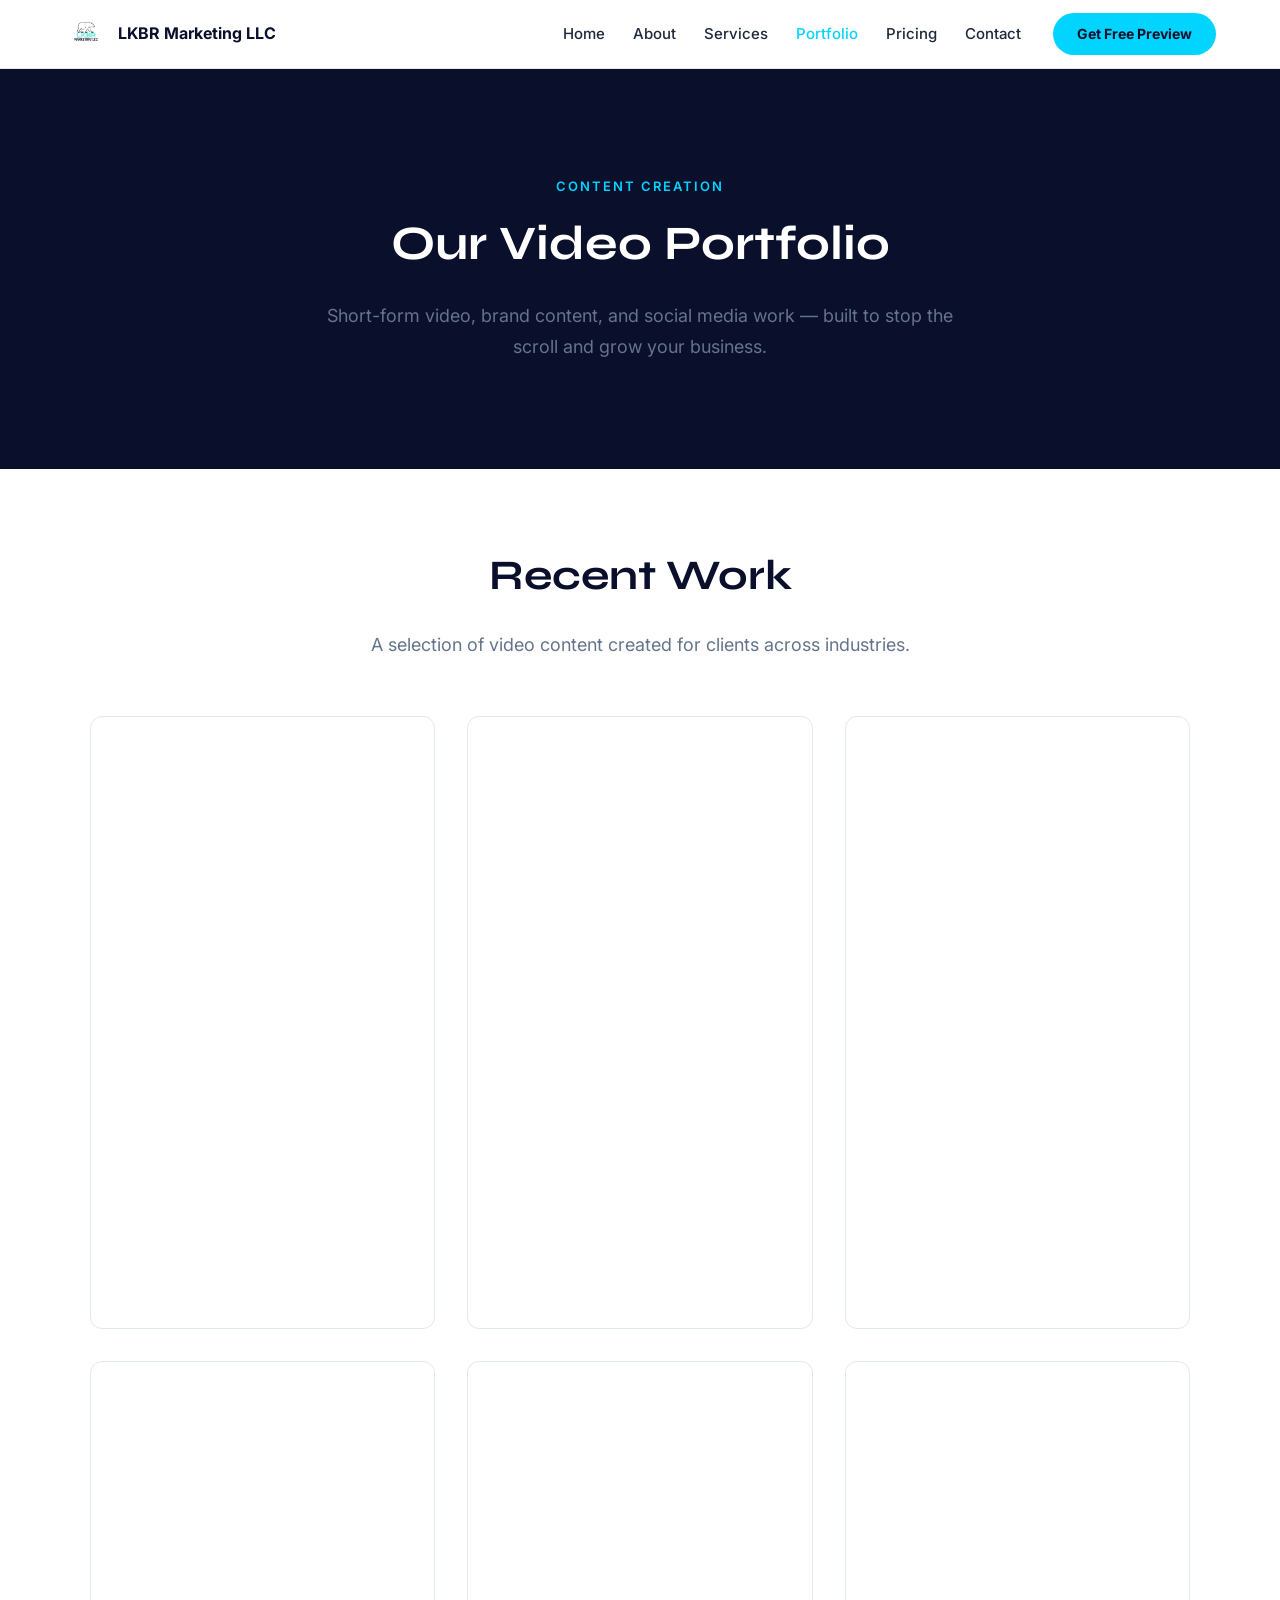
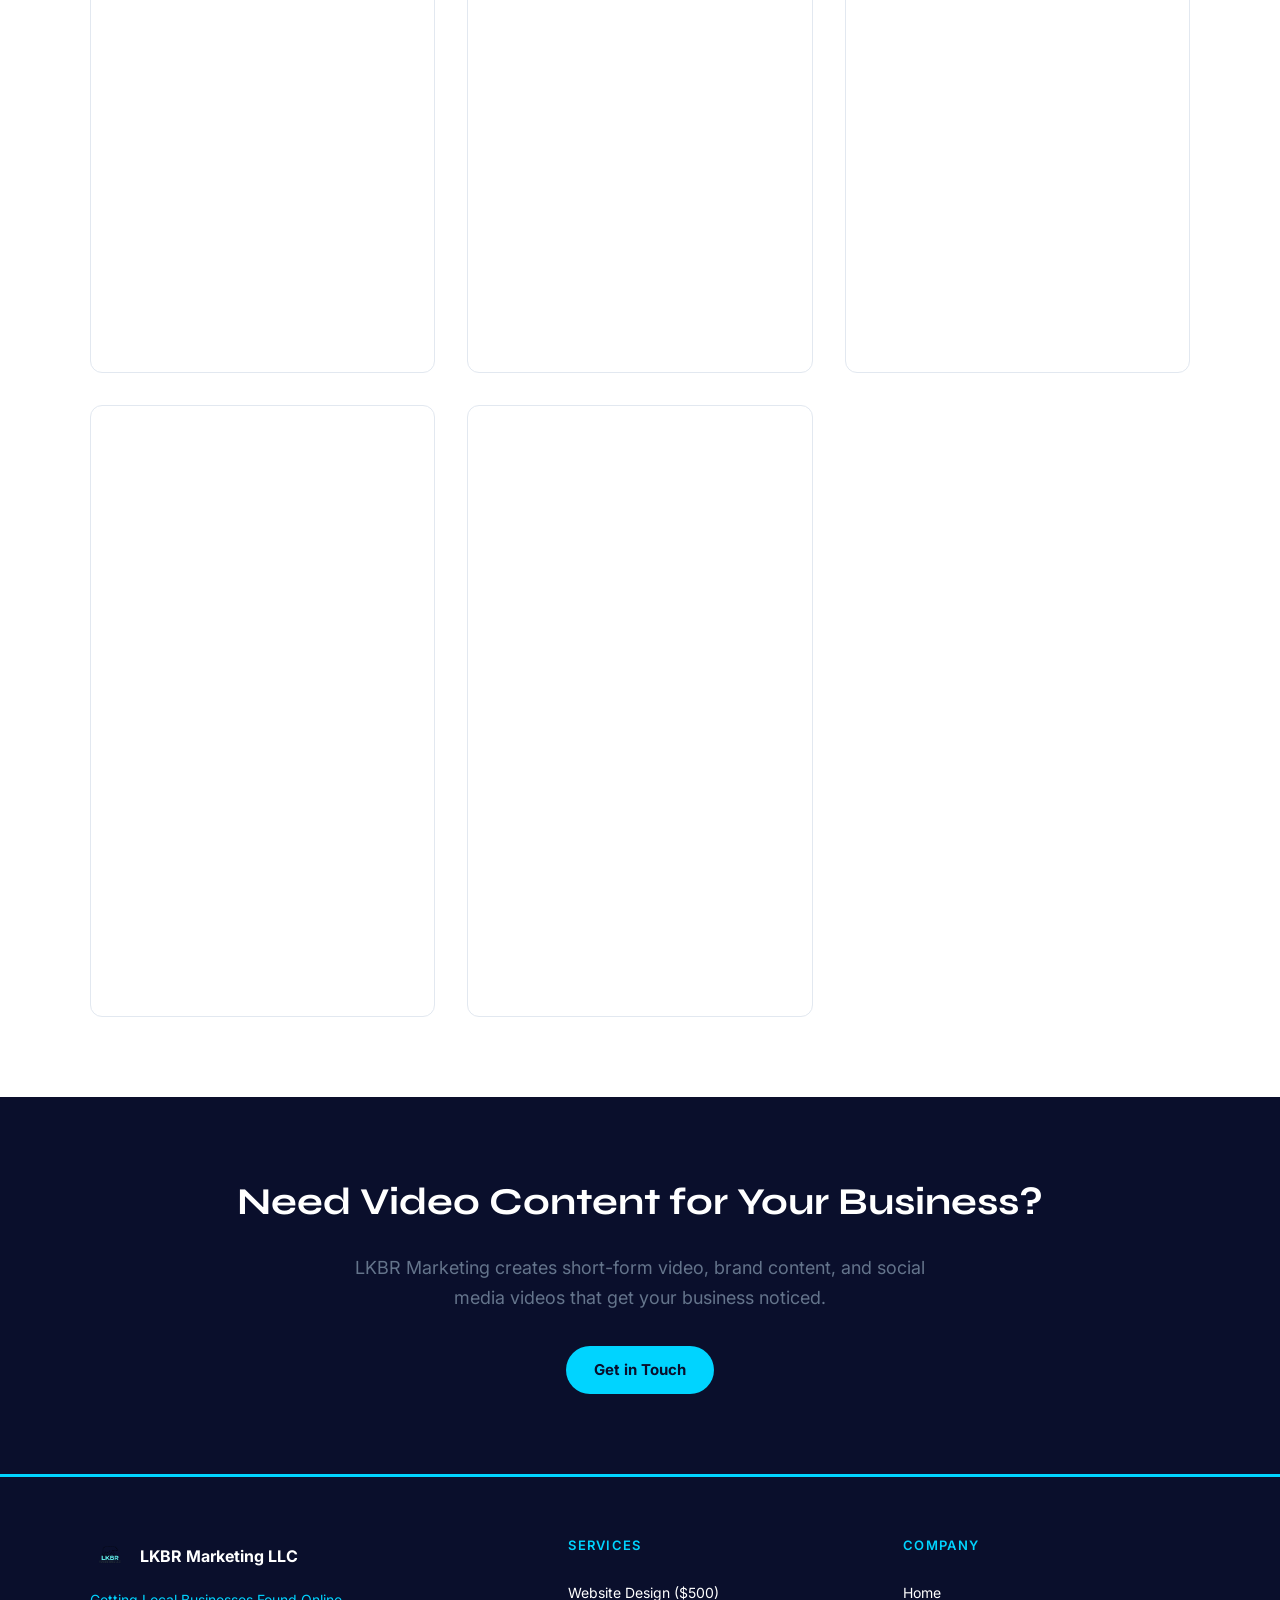
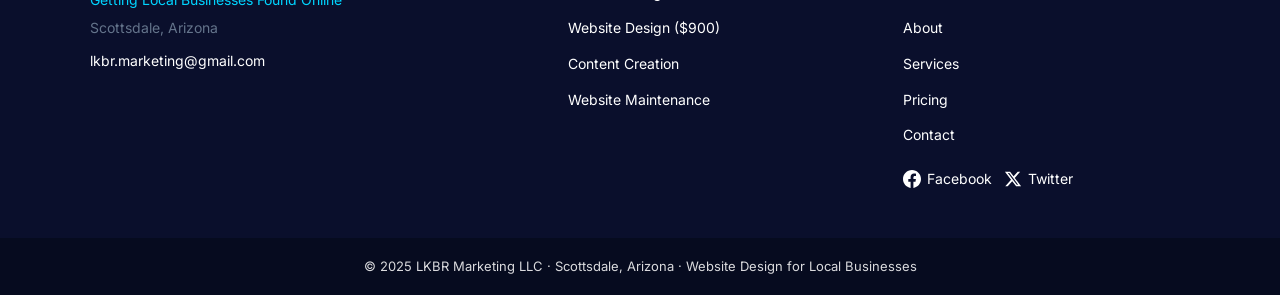
<file: portfolio.html>
<!DOCTYPE html>
<html lang="en">
<head>
  <meta charset="UTF-8">
  <meta name="viewport" content="width=device-width, initial-scale=1.0">
  <title>Video Portfolio | LKBR Marketing LLC | Content Creation Scottsdale AZ</title>
  <meta name="description" content="Watch LKBR Marketing LLC's video content creation portfolio. Short-form video, brand content, and social media videos for local businesses in Scottsdale, Arizona.">
  <link rel="preconnect" href="https://fonts.googleapis.com">
  <link rel="preconnect" href="https://fonts.gstatic.com" crossorigin>
  <link href="https://fonts.googleapis.com/css2?family=Syne:wght@700;800&family=Plus+Jakarta+Sans:wght@700;800&family=Inter:wght@300;400;500;600;700&display=swap" rel="stylesheet">
  <link rel="stylesheet" href="style.css">
</head>
<body>

  <!-- NAV -->
  <nav class="nav">
    <div class="nav-inner">
      <a href="index.html" class="nav-brand">
        <img src="LKBR Marketing LLC Official Logo.png" height="44" alt="LKBR Marketing LLC Logo">
        <span>LKBR Marketing LLC</span>
      </a>
      <ul class="nav-links">
        <li><a href="index.html">Home</a></li>
        <li><a href="about.html">About</a></li>
        <li><a href="services.html">Services</a></li>
        <li><a href="portfolio.html">Portfolio</a></li>
        <li><a href="pricing.html">Pricing</a></li>
        <li><a href="contact.html">Contact</a></li>
      </ul>
      <a href="contact.html" class="nav-cta">Get Free Preview</a>
      <button class="hamburger" aria-label="Open navigation menu">
        <span></span><span></span><span></span>
      </button>
    </div>
  </nav>

  <!-- MOBILE OVERLAY -->
  <div class="mobile-overlay" id="mobileOverlay" role="dialog" aria-modal="true">
    <button class="overlay-close" id="overlayClose" aria-label="Close menu">&times;</button>
    <ul class="overlay-links">
      <li><a href="index.html">Home</a></li>
      <li><a href="about.html">About</a></li>
      <li><a href="services.html">Services</a></li>
      <li><a href="portfolio.html">Portfolio</a></li>
      <li><a href="pricing.html">Pricing</a></li>
      <li><a href="contact.html">Contact</a></li>
    </ul>
  </div>

  <!-- HERO -->
  <section class="hero-portfolio">
    <div class="hero-content">
      <span class="eyebrow fade-in">Content Creation</span>
      <h1 class="fade-in">Our Video Portfolio</h1>
      <p class="hero-sub fade-in">Short-form video, brand content, and social media work &mdash; built to stop the scroll and grow your business.</p>
    </div>
  </section>

  <!-- VIDEO GRID -->
  <section class="section-portfolio-grid">
    <div class="section-header fade-in">
      <h2>Recent Work</h2>
      <p>A selection of video content created for clients across industries.</p>
    </div>
    <div class="portfolio-grid">
      <div class="video-card fade-in">
        <div style="position: relative; padding-bottom: 177.78%; height: 0; overflow: hidden; border-radius: 12px 12px 0 0;">
          <iframe src="https://www.youtube.com/embed/wvyjZC71P9Q" style="position: absolute; top: 0; left: 0; width: 100%; height: 100%;" frameborder="0" allow="accelerometer; autoplay; clipboard-write; encrypted-media; gyroscope; picture-in-picture" allowfullscreen></iframe>
        </div>
      </div>
      <div class="video-card fade-in">
        <div style="position: relative; padding-bottom: 177.78%; height: 0; overflow: hidden; border-radius: 12px 12px 0 0;">
          <iframe src="https://www.youtube.com/embed/kh_gBkLpej8" style="position: absolute; top: 0; left: 0; width: 100%; height: 100%;" frameborder="0" allow="accelerometer; autoplay; clipboard-write; encrypted-media; gyroscope; picture-in-picture" allowfullscreen></iframe>
        </div>
      </div>
      <div class="video-card fade-in">
        <div style="position: relative; padding-bottom: 177.78%; height: 0; overflow: hidden; border-radius: 12px 12px 0 0;">
          <iframe src="https://www.youtube.com/embed/_e71lWPgH88" style="position: absolute; top: 0; left: 0; width: 100%; height: 100%;" frameborder="0" allow="accelerometer; autoplay; clipboard-write; encrypted-media; gyroscope; picture-in-picture" allowfullscreen></iframe>
        </div>
      </div>
      <div class="video-card fade-in">
        <div style="position: relative; padding-bottom: 177.78%; height: 0; overflow: hidden; border-radius: 12px 12px 0 0;">
          <iframe src="https://www.youtube.com/embed/bAUjNuhXumo" style="position: absolute; top: 0; left: 0; width: 100%; height: 100%;" frameborder="0" allow="accelerometer; autoplay; clipboard-write; encrypted-media; gyroscope; picture-in-picture" allowfullscreen></iframe>
        </div>
      </div>
      <div class="video-card fade-in">
        <div style="position: relative; padding-bottom: 177.78%; height: 0; overflow: hidden; border-radius: 12px 12px 0 0;">
          <iframe src="https://www.youtube.com/embed/5LA1Zqf12oo" style="position: absolute; top: 0; left: 0; width: 100%; height: 100%;" frameborder="0" allow="accelerometer; autoplay; clipboard-write; encrypted-media; gyroscope; picture-in-picture" allowfullscreen></iframe>
        </div>
      </div>
      <div class="video-card fade-in">
        <div style="position: relative; padding-bottom: 177.78%; height: 0; overflow: hidden; border-radius: 12px 12px 0 0;">
          <iframe src="https://www.youtube.com/embed/M78-kvp_cTM" style="position: absolute; top: 0; left: 0; width: 100%; height: 100%;" frameborder="0" allow="accelerometer; autoplay; clipboard-write; encrypted-media; gyroscope; picture-in-picture" allowfullscreen></iframe>
        </div>
      </div>
      <div class="video-card fade-in">
        <div style="position: relative; padding-bottom: 177.78%; height: 0; overflow: hidden; border-radius: 12px 12px 0 0;">
          <iframe src="https://www.youtube.com/embed/3_T6X3v-3XE" style="position: absolute; top: 0; left: 0; width: 100%; height: 100%;" frameborder="0" allow="accelerometer; autoplay; clipboard-write; encrypted-media; gyroscope; picture-in-picture" allowfullscreen></iframe>
        </div>
      </div>
      <div class="video-card fade-in">
        <div style="position: relative; padding-bottom: 177.78%; height: 0; overflow: hidden; border-radius: 12px 12px 0 0;">
          <iframe src="https://www.youtube.com/embed/oGRDTlig5jI" style="position: absolute; top: 0; left: 0; width: 100%; height: 100%;" frameborder="0" allow="accelerometer; autoplay; clipboard-write; encrypted-media; gyroscope; picture-in-picture" allowfullscreen></iframe>
        </div>
      </div>
    </div>
  </section>

  <!-- CTA -->
  <section class="section-portfolio-cta">
    <h2 class="fade-in">Need Video Content for Your Business?</h2>
    <p class="fade-in">LKBR Marketing creates short-form video, brand content, and social media videos that get your business noticed.</p>
    <a href="contact.html" class="btn btn-primary fade-in">Get in Touch</a>
  </section>

  <!-- FOOTER -->
  <footer class="footer">
    <div class="footer-top">
      <div class="footer-inner">
        <div class="footer-col">
          <div class="footer-brand">
            <img src="LKBR Marketing LLC Official Logo.png" height="40" alt="LKBR Marketing LLC">
            <span>LKBR Marketing LLC</span>
          </div>
          <p class="footer-tagline">Getting Local Businesses Found Online</p>
          <p class="footer-location">Scottsdale, Arizona</p>
          <a href="mailto:lkbr.marketing@gmail.com" class="footer-email">lkbr.marketing@gmail.com</a>
        </div>
        <div class="footer-col">
          <h4 class="footer-heading">Services</h4>
          <ul class="footer-links">
            <li><a href="pricing.html">Website Design ($500)</a></li>
            <li><a href="pricing.html">Website Design ($900)</a></li>
            <li><a href="services.html">Content Creation</a></li>
            <li><a href="services.html">Website Maintenance</a></li>
          </ul>
        </div>
        <div class="footer-col">
          <h4 class="footer-heading">Company</h4>
          <ul class="footer-links">
            <li><a href="index.html">Home</a></li>
            <li><a href="about.html">About</a></li>
            <li><a href="services.html">Services</a></li>
            <li><a href="pricing.html">Pricing</a></li>
            <li><a href="contact.html">Contact</a></li>
          </ul>
          <div class="footer-social">
            <a href="https://facebook.com/lkbrmarketing" target="_blank" rel="noopener" class="social-link">
              <svg viewBox="0 0 24 24" aria-hidden="true"><path d="M24 12.073c0-6.627-5.373-12-12-12s-12 5.373-12 12c0 5.99 4.388 10.954 10.125 11.854v-8.385H7.078v-3.47h3.047V9.43c0-3.007 1.792-4.669 4.533-4.669 1.312 0 2.686.235 2.686.235v2.953H15.83c-1.491 0-1.956.925-1.956 1.874v2.25h3.328l-.532 3.47h-2.796v8.385C19.612 23.027 24 18.062 24 12.073z"/></svg>
              Facebook
            </a>
            <a href="https://twitter.com/lkbrmarketing" target="_blank" rel="noopener" class="social-link">
              <svg viewBox="0 0 24 24" aria-hidden="true"><path d="M18.244 2.25h3.308l-7.227 8.26 8.502 11.24H16.17l-5.214-6.817L4.99 21.75H1.68l7.73-8.835L1.254 2.25H8.08l4.713 6.231zm-1.161 17.52h1.833L7.084 4.126H5.117z"/></svg>
              Twitter
            </a>
          </div>
        </div>
      </div>
    </div>
    <div class="footer-bottom">
      <p>&copy; 2025 LKBR Marketing LLC &middot; Scottsdale, Arizona &middot; Website Design for Local Businesses</p>
    </div>
  </footer>

  <!-- BACK TO TOP -->
  <button class="back-to-top" aria-label="Back to top">&#8679;</button>

  <script src="script.js"></script>
</body>
</html>
</file>
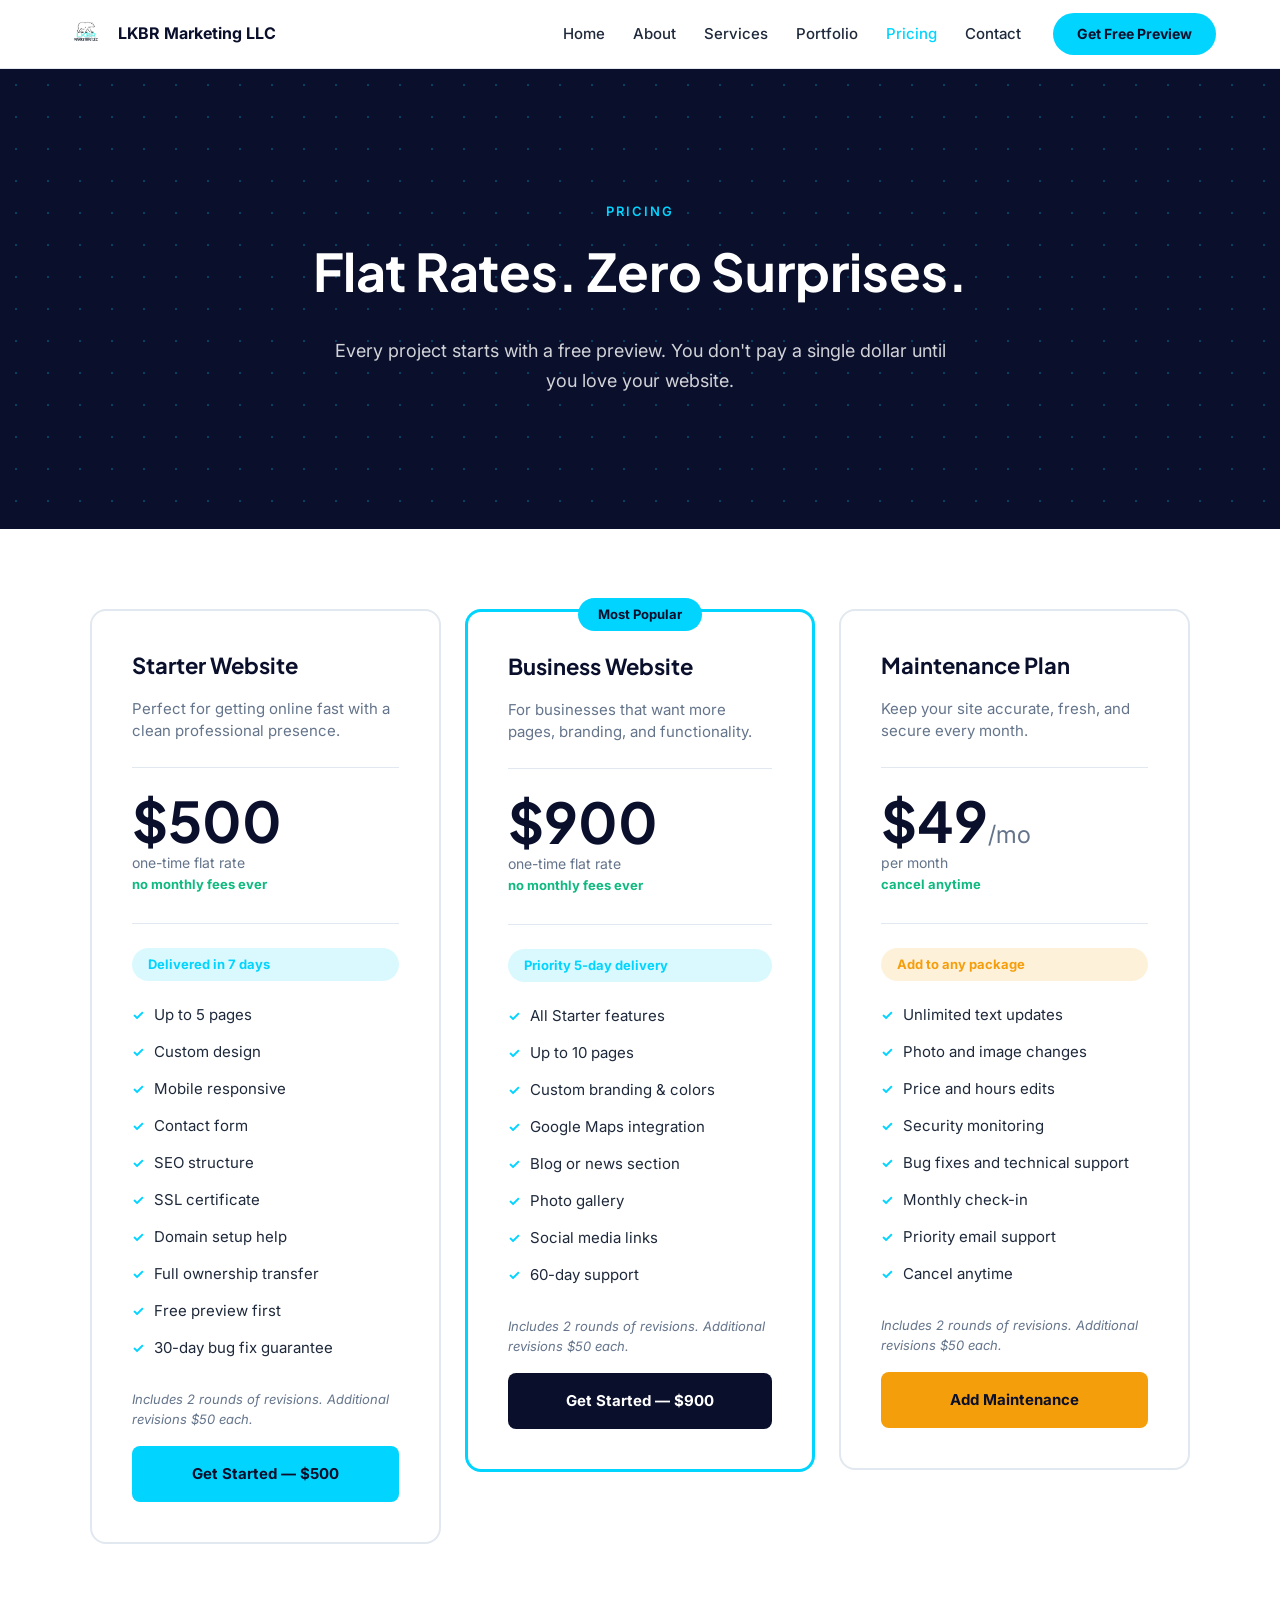
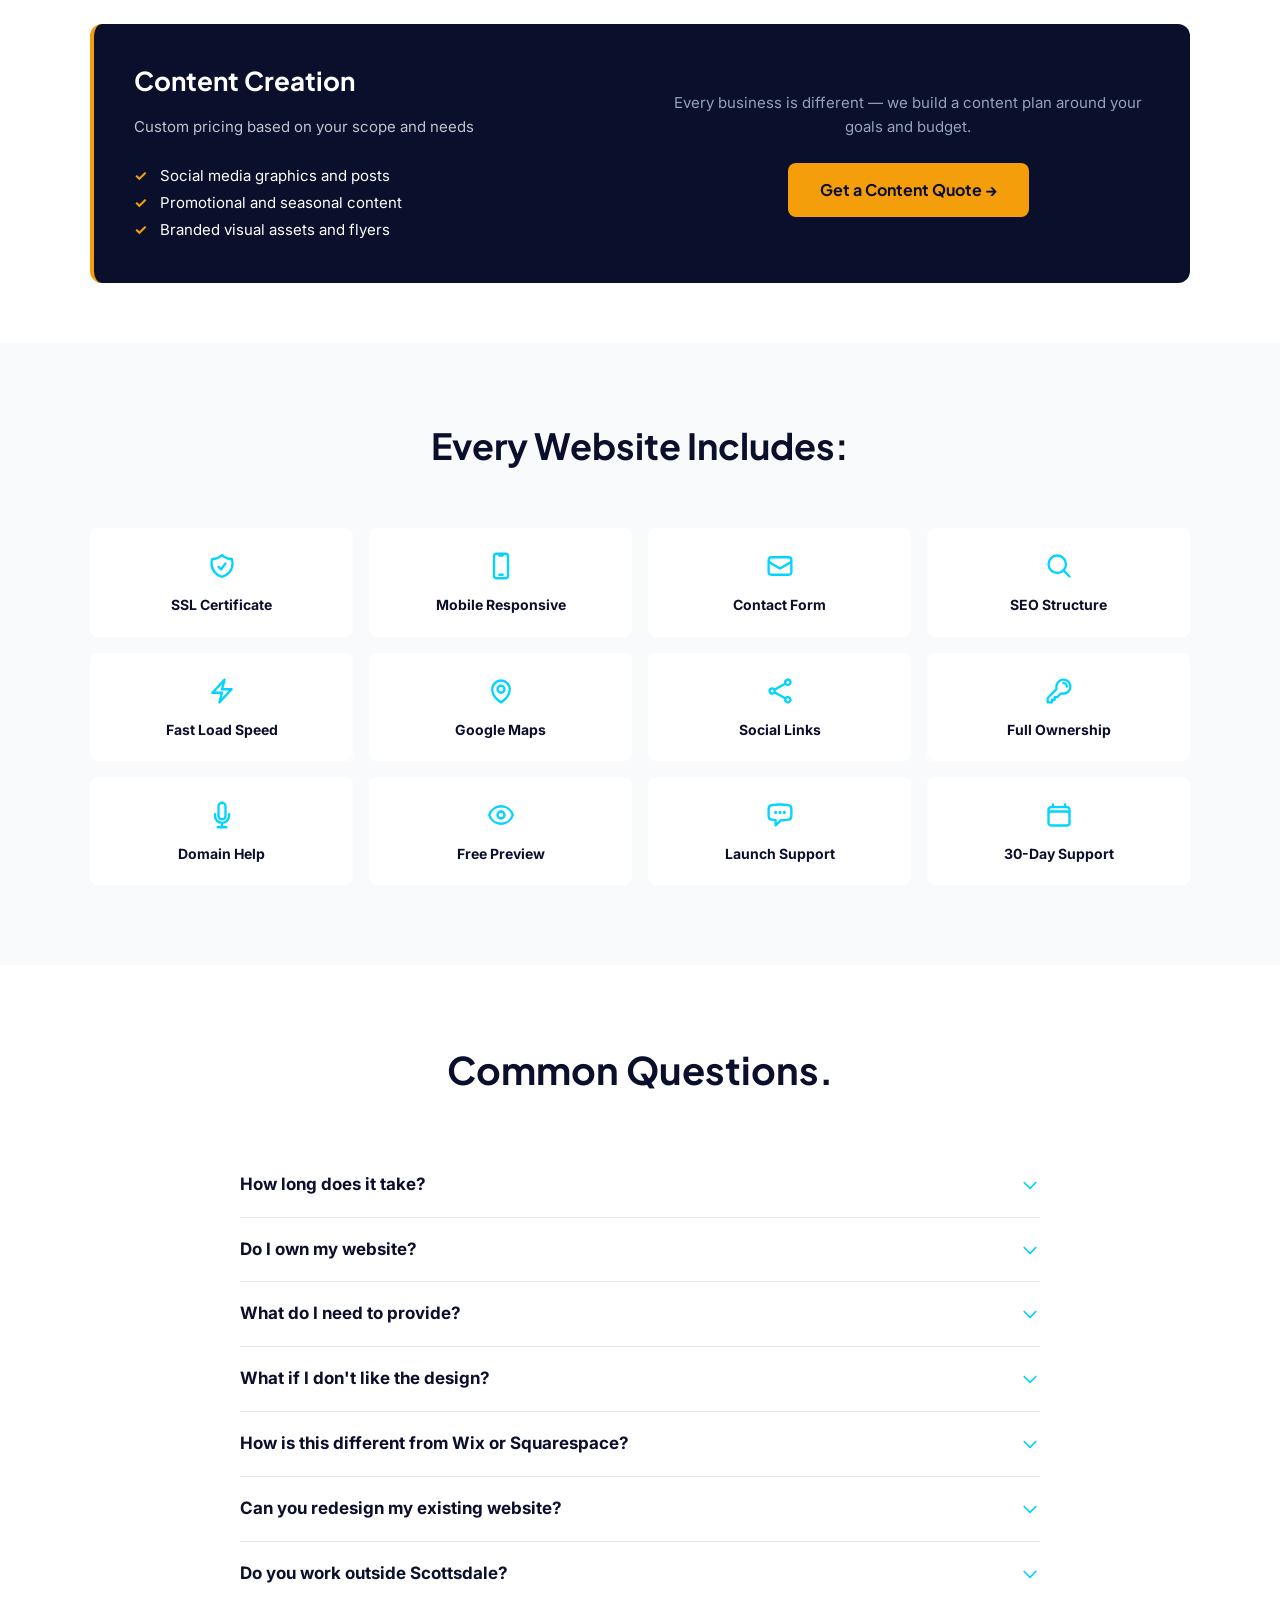
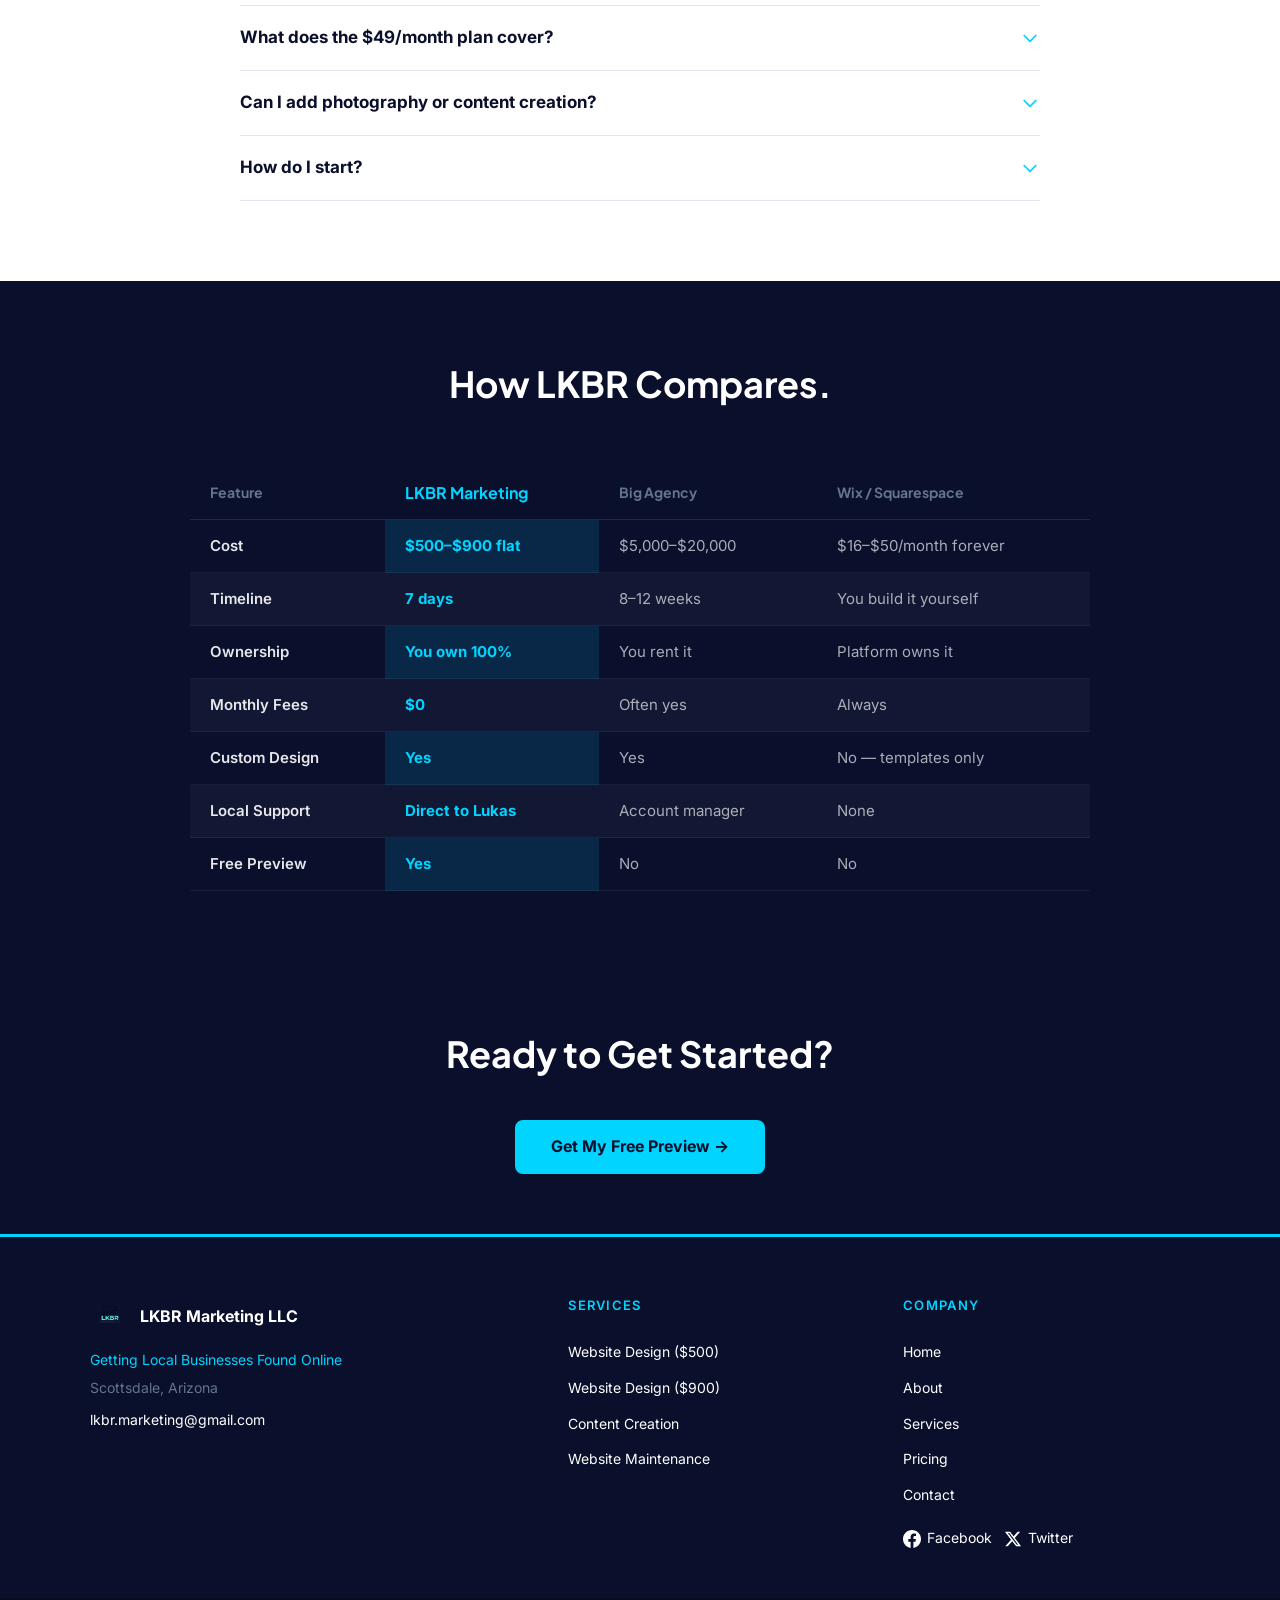
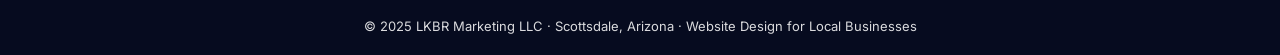
<file: pricing.html>
<!DOCTYPE html>
<html lang="en">
<head>
  <meta charset="UTF-8">
  <meta name="viewport" content="width=device-width, initial-scale=1.0">
  <title>Website Design Pricing Scottsdale AZ | $500 Flat Rate | LKBR Marketing LLC</title>
  <meta name="description" content="LKBR Marketing LLC website design pricing: Starter $500 flat, Business $900 flat, Maintenance $49/month. No hidden fees. Free preview before payment. Scottsdale AZ.">
  <meta name="keywords" content="professional website $500, website design Scottsdale AZ, affordable website design small business, local business website design Arizona">
  <link rel="preconnect" href="https://fonts.googleapis.com">
  <link rel="preconnect" href="https://fonts.gstatic.com" crossorigin>
  <link href="https://fonts.googleapis.com/css2?family=Plus+Jakarta+Sans:wght@700;800&family=Inter:wght@300;400;500;600;700&display=swap" rel="stylesheet">
  <link rel="stylesheet" href="style.css">
</head>
<body>

  <!-- NAV -->
  <nav class="nav">
    <div class="nav-inner">
      <a href="index.html" class="nav-brand">
        <img src="LKBR Marketing LLC Official Logo.png" height="44" alt="LKBR Marketing LLC Logo">
        <span>LKBR Marketing LLC</span>
      </a>
      <ul class="nav-links">
        <li><a href="index.html">Home</a></li>
        <li><a href="about.html">About</a></li>
        <li><a href="services.html">Services</a></li>
        <li><a href="portfolio.html">Portfolio</a></li>
        <li><a href="pricing.html">Pricing</a></li>
        <li><a href="contact.html">Contact</a></li>
      </ul>
      <a href="contact.html" class="nav-cta">Get Free Preview</a>
      <button class="hamburger" aria-label="Open navigation menu">
        <span></span><span></span><span></span>
      </button>
    </div>
  </nav>

  <!-- MOBILE OVERLAY -->
  <div class="mobile-overlay" id="mobileOverlay" role="dialog" aria-modal="true">
    <button class="overlay-close" id="overlayClose" aria-label="Close menu">&times;</button>
    <ul class="overlay-links">
      <li><a href="index.html">Home</a></li>
      <li><a href="about.html">About</a></li>
      <li><a href="services.html">Services</a></li>
      <li><a href="portfolio.html">Portfolio</a></li>
      <li><a href="pricing.html">Pricing</a></li>
      <li><a href="contact.html">Contact</a></li>
    </ul>
  </div>

  <!-- HERO -->
  <section class="hero-inner">
    <div class="hero-dot-pattern"></div>
    <div class="hero-content">
      <span class="eyebrow fade-in">Pricing</span>
      <h1 class="fade-in">Flat Rates. Zero Surprises.</h1>
      <p class="hero-sub fade-in">Every project starts with a free preview. You don't pay a single dollar until you love your website.</p>
    </div>
  </section>

  <!-- PRICING CARDS -->
  <section class="section-pricing">
    <div class="pricing-cards">

      <!-- Starter -->
      <div class="pricing-card fade-in">
        <h3>Starter Website</h3>
        <p class="card-desc">Perfect for getting online fast with a clean professional presence.</p>
        <div class="pricing-divider"></div>
        <div class="price-main">
          <div class="price-amount">$500</div>
          <div class="price-period">one-time flat rate</div>
          <div class="price-green">no monthly fees ever</div>
        </div>
        <div class="pricing-divider"></div>
        <span class="pill-badge pill-cyan">Delivered in 7 days</span>
        <ul class="check-list">
          <li>Up to 5 pages</li>
          <li>Custom design</li>
          <li>Mobile responsive</li>
          <li>Contact form</li>
          <li>SEO structure</li>
          <li>SSL certificate</li>
          <li>Domain setup help</li>
          <li>Full ownership transfer</li>
          <li>Free preview first</li>
          <li>30-day bug fix guarantee</li>
        </ul>
        <p style="color:var(--muted);font-style:italic;font-size:13px;margin-bottom:16px;">Includes 2 rounds of revisions. Additional revisions $50 each.</p>
        <a href="contact.html" class="card-btn card-btn-cyan">Get Started &mdash; $500</a>
      </div>

      <!-- Business (Most Popular) -->
      <div class="pricing-card featured fade-in">
        <div class="most-popular-badge">Most Popular</div>
        <h3>Business Website</h3>
        <p class="card-desc">For businesses that want more pages, branding, and functionality.</p>
        <div class="pricing-divider"></div>
        <div class="price-main">
          <div class="price-amount">$900</div>
          <div class="price-period">one-time flat rate</div>
          <div class="price-green">no monthly fees ever</div>
        </div>
        <div class="pricing-divider"></div>
        <span class="pill-badge pill-cyan">Priority 5-day delivery</span>
        <ul class="check-list">
          <li>All Starter features</li>
          <li>Up to 10 pages</li>
          <li>Custom branding &amp; colors</li>
          <li>Google Maps integration</li>
          <li>Blog or news section</li>
          <li>Photo gallery</li>
          <li>Social media links</li>
          <li>60-day support</li>
        </ul>
        <p style="color:var(--muted);font-style:italic;font-size:13px;margin-bottom:16px;">Includes 2 rounds of revisions. Additional revisions $50 each.</p>
        <a href="contact.html" class="card-btn card-btn-dark">Get Started &mdash; $900</a>
      </div>

      <!-- Maintenance -->
      <div class="pricing-card fade-in">
        <h3>Maintenance Plan</h3>
        <p class="card-desc">Keep your site accurate, fresh, and secure every month.</p>
        <div class="pricing-divider"></div>
        <div class="price-main">
          <div class="price-amount">$49<span style="font-size:24px;font-family:var(--font-body);font-weight:400;color:var(--muted);">/mo</span></div>
          <div class="price-period">per month</div>
          <div class="price-green">cancel anytime</div>
        </div>
        <div class="pricing-divider"></div>
        <span class="pill-badge pill-gold">Add to any package</span>
        <ul class="check-list">
          <li>Unlimited text updates</li>
          <li>Photo and image changes</li>
          <li>Price and hours edits</li>
          <li>Security monitoring</li>
          <li>Bug fixes and technical support</li>
          <li>Monthly check-in</li>
          <li>Priority email support</li>
          <li>Cancel anytime</li>
        </ul>
        <p style="color:var(--muted);font-style:italic;font-size:13px;margin-bottom:16px;">Includes 2 rounds of revisions. Additional revisions $50 each.</p>
        <a href="contact.html" class="card-btn card-btn-gold">Add Maintenance</a>
      </div>

    </div>
  </section>

  <!-- CONTENT CREATION CARD -->
  <section class="section-content-creation">
    <div class="content-creation-card fade-in">
      <div class="cc-left">
        <h3 class="cc-headline">Content Creation</h3>
        <p class="cc-subtext">Custom pricing based on your scope and needs</p>
        <ul class="cc-list">
          <li>Social media graphics and posts</li>
          <li>Promotional and seasonal content</li>
          <li>Branded visual assets and flyers</li>
        </ul>
      </div>
      <div class="cc-right">
        <p class="cc-note">Every business is different &mdash; we build a content plan around your goals and budget.</p>
        <a href="contact.html" class="cc-btn">Get a Content Quote &rarr;</a>
      </div>
    </div>
  </section>

  <!-- INCLUDED IN EVERY WEBSITE -->
  <section class="section-included">
    <h2>Every Website Includes:</h2>
    <div class="included-grid">
      <div class="included-item fade-in">
        <div class="included-icon">
          <svg viewBox="0 0 24 24"><path stroke-linecap="round" stroke-linejoin="round" d="M9 12.75L11.25 15 15 9.75m-3-7.036A11.959 11.959 0 013.598 6 11.99 11.99 0 003 9.749c0 5.592 3.824 10.29 9 11.623 5.176-1.332 9-6.03 9-11.622 0-1.31-.21-2.571-.598-3.751h-.152c-3.196 0-6.1-1.248-8.25-3.285z"/></svg>
        </div>
        <span>SSL Certificate</span>
      </div>
      <div class="included-item fade-in">
        <div class="included-icon">
          <svg viewBox="0 0 24 24"><path stroke-linecap="round" stroke-linejoin="round" d="M10.5 1.5H8.25A2.25 2.25 0 006 3.75v16.5a2.25 2.25 0 002.25 2.25h7.5A2.25 2.25 0 0018 20.25V3.75a2.25 2.25 0 00-2.25-2.25H13.5m-3 0V3h3V1.5m-3 0h3m-3 18h3"/></svg>
        </div>
        <span>Mobile Responsive</span>
      </div>
      <div class="included-item fade-in">
        <div class="included-icon">
          <svg viewBox="0 0 24 24"><path stroke-linecap="round" stroke-linejoin="round" d="M21.75 6.75v10.5a2.25 2.25 0 01-2.25 2.25h-15a2.25 2.25 0 01-2.25-2.25V6.75m19.5 0A2.25 2.25 0 0019.5 4.5h-15a2.25 2.25 0 00-2.25 2.25m19.5 0v.243a2.25 2.25 0 01-1.07 1.916l-7.5 4.615a2.25 2.25 0 01-2.36 0L3.32 8.91a2.25 2.25 0 01-1.07-1.916V6.75"/></svg>
        </div>
        <span>Contact Form</span>
      </div>
      <div class="included-item fade-in">
        <div class="included-icon">
          <svg viewBox="0 0 24 24"><path stroke-linecap="round" stroke-linejoin="round" d="M21 21l-5.197-5.197m0 0A7.5 7.5 0 105.196 15.803 7.5 7.5 0 0015.803 15.803z"/></svg>
        </div>
        <span>SEO Structure</span>
      </div>
      <div class="included-item fade-in">
        <div class="included-icon">
          <svg viewBox="0 0 24 24"><path stroke-linecap="round" stroke-linejoin="round" d="M3.75 13.5l10.5-11.25L12 10.5h8.25L9.75 21.75 12 13.5H3.75z"/></svg>
        </div>
        <span>Fast Load Speed</span>
      </div>
      <div class="included-item fade-in">
        <div class="included-icon">
          <svg viewBox="0 0 24 24"><path stroke-linecap="round" stroke-linejoin="round" d="M15 10.5a3 3 0 11-6 0 3 3 0 016 0z"/><path stroke-linecap="round" stroke-linejoin="round" d="M19.5 10.5c0 7.142-7.5 11.25-7.5 11.25S4.5 17.642 4.5 10.5a7.5 7.5 0 1115 0z"/></svg>
        </div>
        <span>Google Maps</span>
      </div>
      <div class="included-item fade-in">
        <div class="included-icon">
          <svg viewBox="0 0 24 24"><path stroke-linecap="round" stroke-linejoin="round" d="M7.217 10.907a2.25 2.25 0 100 2.186m0-2.186c.18.324.283.696.283 1.093s-.103.77-.283 1.093m0-2.186l9.566-5.314m-9.566 7.5l9.566 5.314m0 0a2.25 2.25 0 103.935 2.186 2.25 2.25 0 00-3.935-2.186zm0-12.814a2.25 2.25 0 103.933-2.185 2.25 2.25 0 00-3.933 2.185z"/></svg>
        </div>
        <span>Social Links</span>
      </div>
      <div class="included-item fade-in">
        <div class="included-icon">
          <svg viewBox="0 0 24 24"><path stroke-linecap="round" stroke-linejoin="round" d="M15.75 5.25a3 3 0 013 3m3 0a6 6 0 01-7.029 5.912c-.563-.097-1.159.026-1.563.43L10.5 17.25H8.25v2.25H6v2.25H2.25v-2.818c0-.597.237-1.17.659-1.591l6.499-6.499c.404-.404.527-1 .43-1.563A6 6 0 1121.75 8.25z"/></svg>
        </div>
        <span>Full Ownership</span>
      </div>
      <div class="included-item fade-in">
        <div class="included-icon">
          <svg viewBox="0 0 24 24"><path stroke-linecap="round" stroke-linejoin="round" d="M12 18.75a6 6 0 006-6v-1.5m-6 7.5a6 6 0 01-6-6v-1.5m6 7.5v3.75m-3.75 0h7.5M12 15.75a3 3 0 01-3-3V4.5a3 3 0 116 0v8.25a3 3 0 01-3 3z"/></svg>
        </div>
        <span>Domain Help</span>
      </div>
      <div class="included-item fade-in">
        <div class="included-icon">
          <svg viewBox="0 0 24 24"><path stroke-linecap="round" stroke-linejoin="round" d="M2.036 12.322a1.012 1.012 0 010-.639C3.423 7.51 7.36 4.5 12 4.5c4.638 0 8.573 3.007 9.963 7.178.07.207.07.431 0 .639C20.577 16.49 16.64 19.5 12 19.5c-4.638 0-8.573-3.007-9.963-7.178z"/><path stroke-linecap="round" stroke-linejoin="round" d="M15 12a3 3 0 11-6 0 3 3 0 016 0z"/></svg>
        </div>
        <span>Free Preview</span>
      </div>
      <div class="included-item fade-in">
        <div class="included-icon">
          <svg viewBox="0 0 24 24"><path stroke-linecap="round" stroke-linejoin="round" d="M8.625 9.75a.375.375 0 11-.75 0 .375.375 0 01.75 0zm0 0H8.25m4.125 0a.375.375 0 11-.75 0 .375.375 0 01.75 0zm0 0H12m4.125 0a.375.375 0 11-.75 0 .375.375 0 01.75 0zm0 0h-.375m-13.5 3.01c0 1.6 1.123 2.994 2.707 3.227 1.087.16 2.185.283 3.293.369V21l4.184-4.183a1.14 1.14 0 01.778-.332 48.294 48.294 0 005.83-.498c1.585-.233 2.708-1.626 2.708-3.228V6.741c0-1.602-1.123-2.995-2.707-3.228A48.394 48.394 0 0012 3c-2.392 0-4.744.175-7.043.513C3.373 3.746 2.25 5.14 2.25 6.741v6.018z"/></svg>
        </div>
        <span>Launch Support</span>
      </div>
      <div class="included-item fade-in">
        <div class="included-icon">
          <svg viewBox="0 0 24 24"><path stroke-linecap="round" stroke-linejoin="round" d="M6.75 3v2.25M17.25 3v2.25M3 18.75V7.5a2.25 2.25 0 012.25-2.25h13.5A2.25 2.25 0 0121 7.5v11.25m-18 0A2.25 2.25 0 005.25 21h13.5A2.25 2.25 0 0021 18.75m-18 0v-7.5A2.25 2.25 0 015.25 9h13.5A2.25 2.25 0 0121 11.25v7.5"/></svg>
        </div>
        <span>30-Day Support</span>
      </div>
    </div>
  </section>

  <!-- FAQ -->
  <section class="section-faq">
    <h2>Common Questions.</h2>
    <div class="faq-list">

      <div class="faq-item">
        <button class="faq-question">
          How long does it take?
          <svg class="faq-chevron" viewBox="0 0 24 24" fill="none" stroke="currentColor" stroke-width="2"><path stroke-linecap="round" stroke-linejoin="round" d="M19 9l-7 7-7-7"/></svg>
        </button>
        <div class="faq-answer">
          <div class="faq-answer-inner">Most websites go live within 7 days. The Business package gets priority 5-day delivery. We work fast because your business can't afford to wait.</div>
        </div>
      </div>

      <div class="faq-item">
        <button class="faq-question">
          Do I own my website?
          <svg class="faq-chevron" viewBox="0 0 24 24" fill="none" stroke="currentColor" stroke-width="2"><path stroke-linecap="round" stroke-linejoin="round" d="M19 9l-7 7-7-7"/></svg>
        </button>
        <div class="faq-answer">
          <div class="faq-answer-inner">Yes &mdash; 100%. We transfer the domain, hosting account, and all code files to you when we're done. You are never dependent on LKBR Marketing after delivery.</div>
        </div>
      </div>

      <div class="faq-item">
        <button class="faq-question">
          What do I need to provide?
          <svg class="faq-chevron" viewBox="0 0 24 24" fill="none" stroke="currentColor" stroke-width="2"><path stroke-linecap="round" stroke-linejoin="round" d="M19 9l-7 7-7-7"/></svg>
        </button>
        <div class="faq-answer">
          <div class="faq-answer-inner">Very little. Your business name, services, phone number, address, and any photos you have. We handle the rest. No technical knowledge needed.</div>
        </div>
      </div>

      <div class="faq-item">
        <button class="faq-question">
          What if I don't like the design?
          <svg class="faq-chevron" viewBox="0 0 24 24" fill="none" stroke="currentColor" stroke-width="2"><path stroke-linecap="round" stroke-linejoin="round" d="M19 9l-7 7-7-7"/></svg>
        </button>
        <div class="faq-answer">
          <div class="faq-answer-inner">You see a full live preview before paying a single dollar. If you want changes, we make them. You never pay for something you don't love.</div>
        </div>
      </div>

      <div class="faq-item">
        <button class="faq-question">
          How is this different from Wix or Squarespace?
          <svg class="faq-chevron" viewBox="0 0 24 24" fill="none" stroke="currentColor" stroke-width="2"><path stroke-linecap="round" stroke-linejoin="round" d="M19 9l-7 7-7-7"/></svg>
        </button>
        <div class="faq-answer">
          <div class="faq-answer-inner">Wix and Squarespace charge monthly forever, lock you into their platform, and give you generic templates everyone else uses. We build a custom site you own outright for one flat fee.</div>
        </div>
      </div>

      <div class="faq-item">
        <button class="faq-question">
          Can you redesign my existing website?
          <svg class="faq-chevron" viewBox="0 0 24 24" fill="none" stroke="currentColor" stroke-width="2"><path stroke-linecap="round" stroke-linejoin="round" d="M19 9l-7 7-7-7"/></svg>
        </button>
        <div class="faq-answer">
          <div class="faq-answer-inner">Absolutely. If your current site is outdated, slow, or embarrassing &mdash; we rebuild it from scratch at the same flat rate pricing.</div>
        </div>
      </div>

      <div class="faq-item">
        <button class="faq-question">
          Do you work outside Scottsdale?
          <svg class="faq-chevron" viewBox="0 0 24 24" fill="none" stroke="currentColor" stroke-width="2"><path stroke-linecap="round" stroke-linejoin="round" d="M19 9l-7 7-7-7"/></svg>
        </button>
        <div class="faq-answer">
          <div class="faq-answer-inner">We're based in Scottsdale but work with local businesses anywhere in the Phoenix metro area and can work remotely with businesses across the US.</div>
        </div>
      </div>

      <div class="faq-item">
        <button class="faq-question">
          What does the $49/month plan cover?
          <svg class="faq-chevron" viewBox="0 0 24 24" fill="none" stroke="currentColor" stroke-width="2"><path stroke-linecap="round" stroke-linejoin="round" d="M19 9l-7 7-7-7"/></svg>
        </button>
        <div class="faq-answer">
          <div class="faq-answer-inner">Unlimited text and photo updates, price and hours changes, security monitoring, bug fixes, and priority support. Cancel anytime &mdash; no contracts. Need a new page added? That starts at $150 and is quoted separately.</div>
        </div>
      </div>

      <div class="faq-item">
        <button class="faq-question">
          Can I add photography or content creation?
          <svg class="faq-chevron" viewBox="0 0 24 24" fill="none" stroke="currentColor" stroke-width="2"><path stroke-linecap="round" stroke-linejoin="round" d="M19 9l-7 7-7-7"/></svg>
        </button>
        <div class="faq-answer">
          <div class="faq-answer-inner">Yes &mdash; and it's the most powerful combination. Contact us to discuss bundling website design with content creation for a stronger online presence overall.</div>
        </div>
      </div>

      <div class="faq-item">
        <button class="faq-question">
          How do I start?
          <svg class="faq-chevron" viewBox="0 0 24 24" fill="none" stroke="currentColor" stroke-width="2"><path stroke-linecap="round" stroke-linejoin="round" d="M19 9l-7 7-7-7"/></svg>
        </button>
        <div class="faq-answer">
          <div class="faq-answer-inner">Fill out the form on our contact page or email <a href="mailto:lkbr.marketing@gmail.com" style="color:var(--cyan);">lkbr.marketing@gmail.com</a>. We'll send you a free website preview within 24 hours &mdash; no payment required.</div>
        </div>
      </div>

    </div>
  </section>

  <!-- COMPARE TABLE -->
  <section class="section-compare">
    <h2 class="fade-in">How LKBR Compares.</h2>
    <div class="compare-table-wrap fade-in">
      <table class="compare-table">
        <thead>
          <tr>
            <th>Feature</th>
            <th class="col-lkbr">LKBR Marketing</th>
            <th>Big Agency</th>
            <th>Wix / Squarespace</th>
          </tr>
        </thead>
        <tbody>
          <tr>
            <td class="feature-name">Cost</td>
            <td class="col-lkbr">$500&ndash;$900 flat</td>
            <td>$5,000&ndash;$20,000</td>
            <td>$16&ndash;$50/month forever</td>
          </tr>
          <tr>
            <td class="feature-name">Timeline</td>
            <td class="col-lkbr">7 days</td>
            <td>8&ndash;12 weeks</td>
            <td>You build it yourself</td>
          </tr>
          <tr>
            <td class="feature-name">Ownership</td>
            <td class="col-lkbr">You own 100%</td>
            <td>You rent it</td>
            <td>Platform owns it</td>
          </tr>
          <tr>
            <td class="feature-name">Monthly Fees</td>
            <td class="col-lkbr">$0</td>
            <td>Often yes</td>
            <td>Always</td>
          </tr>
          <tr>
            <td class="feature-name">Custom Design</td>
            <td class="col-lkbr">Yes</td>
            <td>Yes</td>
            <td>No &mdash; templates only</td>
          </tr>
          <tr>
            <td class="feature-name">Local Support</td>
            <td class="col-lkbr">Direct to Lukas</td>
            <td>Account manager</td>
            <td>None</td>
          </tr>
          <tr>
            <td class="feature-name">Free Preview</td>
            <td class="col-lkbr">Yes</td>
            <td>No</td>
            <td>No</td>
          </tr>
        </tbody>
      </table>
    </div>
  </section>

  <!-- PAGE CTA -->
  <section class="section-page-cta">
    <h2 class="fade-in">Ready to Get Started?</h2>
    <a href="contact.html" class="btn btn-primary fade-in" style="font-size:16px;padding:14px 36px;border-radius:8px;margin-top:4px;">Get My Free Preview &rarr;</a>
  </section>

  <!-- FOOTER -->
  <footer class="footer">
    <div class="footer-top">
      <div class="footer-inner">
        <div class="footer-col">
          <div class="footer-brand">
            <img src="LKBR Marketing LLC Official Logo.png" height="40" alt="LKBR Marketing LLC">
            <span>LKBR Marketing LLC</span>
          </div>
          <p class="footer-tagline">Getting Local Businesses Found Online</p>
          <p class="footer-location">Scottsdale, Arizona</p>
          <a href="mailto:lkbr.marketing@gmail.com" class="footer-email">lkbr.marketing@gmail.com</a>
        </div>
        <div class="footer-col">
          <h4 class="footer-heading">Services</h4>
          <ul class="footer-links">
            <li><a href="pricing.html">Website Design ($500)</a></li>
            <li><a href="pricing.html">Website Design ($900)</a></li>
            <li><a href="services.html">Content Creation</a></li>
            <li><a href="services.html">Website Maintenance</a></li>
          </ul>
        </div>
        <div class="footer-col">
          <h4 class="footer-heading">Company</h4>
          <ul class="footer-links">
            <li><a href="index.html">Home</a></li>
            <li><a href="about.html">About</a></li>
            <li><a href="services.html">Services</a></li>
            <li><a href="pricing.html">Pricing</a></li>
            <li><a href="contact.html">Contact</a></li>
          </ul>
          <div class="footer-social">
            <a href="https://facebook.com/lkbrmarketing" target="_blank" rel="noopener" class="social-link">
              <svg viewBox="0 0 24 24" aria-hidden="true"><path d="M24 12.073c0-6.627-5.373-12-12-12s-12 5.373-12 12c0 5.99 4.388 10.954 10.125 11.854v-8.385H7.078v-3.47h3.047V9.43c0-3.007 1.792-4.669 4.533-4.669 1.312 0 2.686.235 2.686.235v2.953H15.83c-1.491 0-1.956.925-1.956 1.874v2.25h3.328l-.532 3.47h-2.796v8.385C19.612 23.027 24 18.062 24 12.073z"/></svg>
              Facebook
            </a>
            <a href="https://twitter.com/lkbrmarketing" target="_blank" rel="noopener" class="social-link">
              <svg viewBox="0 0 24 24" aria-hidden="true"><path d="M18.244 2.25h3.308l-7.227 8.26 8.502 11.24H16.17l-5.214-6.817L4.99 21.75H1.68l7.73-8.835L1.254 2.25H8.08l4.713 6.231zm-1.161 17.52h1.833L7.084 4.126H5.117z"/></svg>
              Twitter
            </a>
          </div>
        </div>
      </div>
    </div>
    <div class="footer-bottom">
      <p>&copy; 2025 LKBR Marketing LLC &middot; Scottsdale, Arizona &middot; Website Design for Local Businesses</p>
    </div>
  </footer>

  <!-- BACK TO TOP -->
  <button class="back-to-top" aria-label="Back to top">&#8679;</button>

  <script src="script.js"></script>
</body>
</html>
</file>
<file: style.css>
/* ============================================================
   LKBR Marketing LLC — Main Stylesheet
   ============================================================ */

/* Google Fonts */
@import url('https://fonts.googleapis.com/css2?family=Plus+Jakarta+Sans:wght@700;800&family=Inter:wght@300;400;500;600;700&display=swap');

/* ============================================================
   CSS Custom Properties
   ============================================================ */
:root {
  --navy: #0a0f2c;
  --navy-dark: #060b1f;
  --cyan: #00d4ff;
  --cyan-dark: #00b8d9;
  --white: #ffffff;
  --light-gray: #f8fafc;
  --body-text: #1e293b;
  --muted: #64748b;
  --gold: #f59e0b;
  --green: #10b981;
  --border: #e2e8f0;
  --red: #ef4444;

  --font-heading: 'Plus Jakarta Sans', sans-serif;
  --font-body: 'Inter', sans-serif;

  --section-padding: 80px 24px;
  --section-padding-mobile: 48px 20px;
  --max-width: 1100px;
  --radius: 12px;
  --radius-sm: 8px;

  --transition: 0.2s ease;
  --transition-slow: 0.6s ease;
}

/* ============================================================
   Reset & Base
   ============================================================ */
*, *::before, *::after {
  box-sizing: border-box;
  margin: 0;
  padding: 0;
  -webkit-font-smoothing: antialiased;
}

html {
  scroll-behavior: smooth;
}

body {
  font-family: var(--font-body);
  color: var(--body-text);
  line-height: 1.6;
  -webkit-font-smoothing: antialiased;
  overflow-x: hidden;
}

body.nav-open {
  overflow: hidden;
}

img {
  max-width: 100%;
  display: block;
}

a {
  text-decoration: none;
  color: inherit;
}

ul {
  list-style: none;
}

button {
  cursor: pointer;
  border: none;
  background: none;
  font-family: inherit;
}

/* ============================================================
   Typography
   ============================================================ */
h1, h2, h3, h4, h5, h6 {
  font-family: var(--font-heading);
  font-weight: 700;
  line-height: 1.25;
  overflow: visible;
}

h1, h2, h3, h4 {
  overflow: visible !important;
  padding-bottom: 10px !important;
  line-height: 1.3 !important;
}

/* ============================================================
   Utilities
   ============================================================ */
.container {
  max-width: var(--max-width);
  margin: 0 auto;
  width: 100%;
}

.eyebrow {
  display: block;
  font-family: var(--font-body);
  font-size: 13px;
  font-weight: 600;
  letter-spacing: 0.15em;
  text-transform: uppercase;
  color: var(--cyan);
  margin-bottom: 16px;
}

.text-center { text-align: center; }

/* ============================================================
   Fade-in Animation
   ============================================================ */
.fade-in {
  opacity: 0;
  transform: translateY(30px);
  transition: opacity var(--transition-slow), transform var(--transition-slow);
}

.fade-in.visible {
  opacity: 1;
  transform: translateY(0);
}

/* ============================================================
   Buttons
   ============================================================ */
.btn {
  display: inline-flex;
  align-items: center;
  justify-content: center;
  gap: 8px;
  font-family: var(--font-body);
  font-weight: 700;
  font-size: 15px;
  padding: 12px 28px;
  border-radius: 50px;
  border: none;
  cursor: pointer;
  transition: background var(--transition), transform var(--transition), color var(--transition);
  white-space: nowrap;
}

.btn:hover {
  transform: scale(1.02);
}

.btn-primary {
  background: var(--cyan);
  color: var(--navy);
}

.btn-primary:hover {
  background: var(--cyan-dark);
}

.btn-outline-white {
  background: transparent;
  color: var(--white);
  border: 2px solid var(--white);
}

.btn-outline-white:hover {
  background: rgba(255,255,255,0.1);
}

.btn-dark {
  background: var(--navy);
  color: var(--white);
}

.btn-dark:hover {
  background: #151c40;
}

.btn-gold {
  background: var(--gold);
  color: var(--navy);
}

.btn-gold:hover {
  background: #d97706;
}

.btn-block {
  display: flex;
  width: 100%;
  border-radius: var(--radius-sm);
  padding: 14px 24px;
}

/* ============================================================
   Navigation
   ============================================================ */
.nav {
  position: sticky;
  top: 0;
  z-index: 1000;
  background: var(--white);
  border-bottom: 1px solid var(--border);
}

.nav-inner {
  max-width: 1200px;
  margin: 0 auto;
  padding: 0 24px;
  height: 68px;
  display: flex;
  align-items: center;
  gap: 32px;
}

.nav-brand {
  display: flex;
  align-items: center;
  gap: 10px;
  flex-shrink: 0;
  text-decoration: none;
}

.nav-brand img {
  height: 44px;
  width: auto;
  object-fit: contain;
}

.nav-brand span {
  font-family: var(--font-body);
  font-weight: 700;
  font-size: 16px;
  color: var(--navy);
  white-space: nowrap;
}

.nav-links {
  display: flex;
  align-items: center;
  gap: 28px;
  margin-left: auto;
  list-style: none;
}

.nav-links a {
  font-size: 15px;
  font-weight: 500;
  color: var(--body-text);
  transition: color var(--transition);
  position: relative;
}

.nav-links a:hover,
.nav-links a.active {
  color: var(--cyan);
}

.nav-cta {
  background: var(--cyan);
  color: var(--navy);
  font-weight: 700;
  font-size: 14px;
  padding: 10px 24px;
  border-radius: 50px;
  transition: background var(--transition), transform var(--transition);
  flex-shrink: 0;
  white-space: nowrap;
}

.nav-cta:hover {
  background: var(--cyan-dark);
  transform: scale(1.02);
}

.hamburger {
  display: none;
  flex-direction: column;
  gap: 5px;
  padding: 4px;
  cursor: pointer;
  margin-left: auto;
  background: none;
  border: none;
}

.hamburger span {
  display: block;
  width: 24px;
  height: 2px;
  background: var(--navy);
  border-radius: 2px;
  transition: var(--transition);
}

/* ============================================================
   Mobile Overlay
   ============================================================ */
.mobile-overlay {
  position: fixed;
  inset: 0;
  background: var(--navy);
  z-index: 9999;
  display: flex;
  flex-direction: column;
  align-items: center;
  justify-content: center;
  opacity: 0;
  pointer-events: none;
  transition: opacity 0.3s ease;
}

.mobile-overlay.open {
  opacity: 1;
  pointer-events: all;
}

.overlay-close {
  position: absolute;
  top: 24px;
  right: 24px;
  color: var(--white);
  font-size: 28px;
  background: none;
  border: none;
  cursor: pointer;
  line-height: 1;
  font-family: var(--font-body);
  padding: 8px;
  transition: opacity var(--transition);
}

.overlay-close:hover {
  opacity: 0.7;
}

.overlay-links {
  list-style: none;
  display: flex;
  flex-direction: column;
  align-items: center;
  gap: 32px;
}

.overlay-links a {
  font-family: var(--font-heading);
  font-size: 28px;
  font-weight: 700;
  color: var(--white);
  text-decoration: none;
  transition: color var(--transition);
}

.overlay-links a:hover {
  color: var(--cyan);
}

/* ============================================================
   Footer
   ============================================================ */
.footer {
  background: var(--navy);
}

.footer-top {
  border-top: 3px solid var(--cyan);
  padding: 60px 24px 48px;
}

.footer-inner {
  max-width: var(--max-width);
  margin: 0 auto;
  display: grid;
  grid-template-columns: 1.5fr 1fr 1fr;
  gap: 48px;
}

.footer-brand {
  display: flex;
  align-items: center;
  gap: 10px;
  margin-bottom: 12px;
}

.footer-brand img {
  height: 40px;
  width: auto;
  object-fit: contain;
}

.footer-brand span {
  font-family: var(--font-body);
  font-weight: 700;
  color: var(--white);
  font-size: 16px;
}

.footer-tagline {
  color: var(--cyan);
  font-size: 14px;
  margin-bottom: 6px;
}

.footer-location {
  color: var(--muted);
  font-size: 14px;
  margin-bottom: 8px;
}

.footer-email {
  color: var(--white);
  font-size: 14px;
  transition: color var(--transition);
}

.footer-email:hover {
  color: var(--cyan);
}

.footer-heading {
  font-family: var(--font-body);
  font-size: 13px;
  font-weight: 600;
  letter-spacing: 0.1em;
  text-transform: uppercase;
  color: var(--cyan);
  margin-bottom: 16px;
}

.footer-links {
  list-style: none;
  display: flex;
  flex-direction: column;
  gap: 10px;
}

.footer-links a {
  color: var(--white);
  font-size: 14px;
  transition: color var(--transition);
}

.footer-links a:hover {
  color: var(--cyan);
}

.footer-social {
  display: flex;
  gap: 12px;
  margin-top: 20px;
}

.social-link {
  display: flex;
  align-items: center;
  gap: 6px;
  color: var(--white);
  font-size: 14px;
  transition: color var(--transition);
}

.social-link:hover {
  color: var(--cyan);
}

.social-link svg {
  width: 18px;
  height: 18px;
  fill: currentColor;
}

.footer-bottom {
  background: var(--navy-dark);
  padding: 18px 24px;
  text-align: center;
}

.footer-bottom p {
  color: var(--white);
  font-size: 13px;
  opacity: 0.85;
}

/* ============================================================
   Back to Top
   ============================================================ */
.back-to-top {
  position: fixed;
  bottom: 32px;
  right: 32px;
  width: 44px;
  height: 44px;
  background: var(--cyan);
  border-radius: 50%;
  display: flex;
  align-items: center;
  justify-content: center;
  cursor: pointer;
  opacity: 0;
  pointer-events: none;
  transition: opacity 0.3s, transform var(--transition);
  z-index: 999;
  border: none;
  color: var(--navy);
  font-size: 20px;
  box-shadow: 0 4px 16px rgba(0,212,255,0.4);
}

.back-to-top.visible {
  opacity: 1;
  pointer-events: auto;
}

.back-to-top:hover {
  transform: translateY(-3px);
}

/* ============================================================
   Hero — Home (100vh)
   ============================================================ */
.hero-home {
  min-height: 100vh;
  display: flex;
  align-items: center;
  justify-content: center;
  position: relative;
  overflow: visible;
}

.hero-home .hero-bg {
  position: absolute;
  inset: 0;
  background-image: url('https://images.unsplash.com/photo-1460925895917-afdab827c52f?w=1600&q=80');
  background-size: cover;
  background-position: center;
  z-index: 0;
}

.hero-home .hero-overlay {
  position: absolute;
  inset: 0;
  background: rgba(10, 15, 44, 0.75);
  z-index: 1;
}

.hero-home .hero-content {
  position: relative;
  z-index: 2;
  max-width: 800px;
  text-align: center;
  padding: 0 24px 20px;
  width: 100%;
  overflow: visible;
}

.hero-home h1 {
  font-size: 58px;
  color: var(--white);
  line-height: 1.3;
  margin-bottom: 24px;
  overflow: visible;
  padding-bottom: 10px;
}

.hero-home .hero-sub {
  font-size: 20px;
  color: var(--white);
  line-height: 1.7;
  max-width: 600px;
  margin: 0 auto 36px;
  opacity: 0.92;
}

.hero-buttons {
  display: flex;
  gap: 16px;
  justify-content: center;
  flex-wrap: wrap;
  margin-bottom: 40px;
}

.hero-trust {
  display: flex;
  gap: 24px;
  justify-content: center;
  flex-wrap: wrap;
}

.trust-item {
  display: flex;
  align-items: center;
  gap: 6px;
  color: var(--white);
  font-size: 14px;
  opacity: 0.9;
}

.trust-item::before {
  content: '✓';
  color: var(--cyan);
  font-weight: 700;
  font-size: 15px;
}

/* ============================================================
   Hero — Inner Pages (460px)
   ============================================================ */
.hero-inner {
  height: 460px;
  display: flex;
  align-items: center;
  justify-content: center;
  position: relative;
  overflow: visible;
  background: var(--navy);
}

.hero-inner .hero-bg-img {
  position: absolute;
  inset: 0;
  background-size: cover;
  background-position: center;
  z-index: 0;
  opacity: 0.15;
}

.hero-inner .hero-dot-pattern {
  position: absolute;
  inset: 0;
  z-index: 0;
  background-image: radial-gradient(circle, rgba(0,212,255,0.25) 1px, transparent 1px);
  background-size: 32px 32px;
}

.hero-inner .hero-content {
  position: relative;
  z-index: 2;
  text-align: center;
  padding: 0 24px;
  max-width: 800px;
  width: 100%;
}

.hero-inner h1 {
  font-size: 52px;
  color: var(--white);
  margin-bottom: 20px;
}

.hero-inner .hero-sub {
  font-size: 18px;
  color: rgba(255,255,255,0.82);
  line-height: 1.7;
  max-width: 640px;
  margin: 0 auto;
}

/* ============================================================
   Problem Section
   ============================================================ */
.section-problem {
  background: var(--white);
  padding: var(--section-padding);
}

.problem-grid {
  max-width: var(--max-width);
  margin: 0 auto;
  display: grid;
  grid-template-columns: 1fr 1fr;
  gap: 64px;
  align-items: center;
}

.problem-headline {
  font-size: 38px;
  color: var(--navy);
  margin-bottom: 24px;
}

.problem-text {
  color: var(--muted);
  font-size: 17px;
  line-height: 1.8;
  margin-bottom: 18px;
}

.problem-cards {
  display: flex;
  flex-direction: column;
  gap: 16px;
}

.problem-card {
  background: var(--white);
  border-left: 4px solid var(--cyan);
  padding: 20px 24px;
  border-radius: var(--radius-sm);
  box-shadow: 0 2px 12px rgba(0,0,0,0.06);
}

.problem-card strong {
  display: block;
  color: var(--body-text);
  font-size: 16px;
  margin-bottom: 6px;
}

.problem-card p {
  color: var(--muted);
  font-size: 15px;
  line-height: 1.6;
}

/* ============================================================
   Services Section (Home)
   ============================================================ */
.section-services {
  background: var(--light-gray);
  padding: var(--section-padding);
}

.section-header {
  text-align: center;
  margin-bottom: 56px;
}

.section-header h2 {
  font-size: 42px;
  color: var(--navy);
  margin-bottom: 16px;
}

.section-header p {
  color: var(--muted);
  font-size: 18px;
  max-width: 600px;
  margin: 0 auto;
  line-height: 1.7;
}

.service-cards {
  max-width: var(--max-width);
  margin: 0 auto;
  display: grid;
  grid-template-columns: 1fr 1fr;
  gap: 32px;
}

.service-card {
  background: var(--white);
  border: 1px solid var(--border);
  border-radius: var(--radius);
  padding: 40px;
  display: flex;
  flex-direction: column;
}

.service-card-cyan {
  border-top: 4px solid var(--cyan);
}

.service-card-gold {
  border-top: 4px solid var(--gold);
}

.service-icon {
  width: 56px;
  height: 56px;
  margin-bottom: 24px;
  display: flex;
  align-items: center;
  justify-content: center;
}

.icon-laptop {
  width: 48px;
  height: 36px;
  border: 3px solid var(--cyan);
  border-radius: 4px;
  position: relative;
  background: transparent;
}

.icon-laptop::after {
  content: '';
  position: absolute;
  bottom: -10px;
  left: 50%;
  transform: translateX(-50%);
  width: 60px;
  height: 6px;
  background: var(--cyan);
  border-radius: 3px;
}

.icon-pencil {
  width: 8px;
  height: 44px;
  background: var(--gold);
  border-radius: 4px 4px 2px 2px;
  position: relative;
  transform: rotate(-30deg);
}

.icon-pencil::after {
  content: '';
  position: absolute;
  bottom: -8px;
  left: 50%;
  transform: translateX(-50%);
  border-left: 4px solid transparent;
  border-right: 4px solid transparent;
  border-top: 10px solid var(--gold);
}

.service-card h3 {
  font-size: 26px;
  color: var(--navy);
  margin-bottom: 16px;
}

.service-card .service-desc {
  color: var(--muted);
  font-size: 16px;
  line-height: 1.7;
  margin-bottom: 24px;
}

.check-list {
  list-style: none;
  display: flex;
  flex-direction: column;
  gap: 10px;
  margin-bottom: 28px;
  flex: 1;
}

.check-list li {
  display: flex;
  align-items: flex-start;
  gap: 10px;
  font-size: 15px;
  color: var(--body-text);
  line-height: 1.5;
}

.check-list li::before {
  content: '✓';
  color: var(--cyan);
  font-weight: 700;
  font-size: 14px;
  flex-shrink: 0;
  margin-top: 1px;
}

.check-list.gold-checks li::before {
  color: var(--gold);
}

.price-box {
  background: var(--navy);
  border-radius: var(--radius-sm);
  padding: 16px 24px;
  margin-bottom: 20px;
  text-align: center;
}

.price-box .price-label {
  color: var(--muted);
  font-size: 13px;
  margin-bottom: 4px;
}

.price-box .price-num {
  font-family: var(--font-heading);
  font-size: 32px;
  font-weight: 700;
  color: var(--cyan);
  line-height: 1;
}

.price-box .price-note {
  color: rgba(255,255,255,0.7);
  font-size: 13px;
  margin-top: 4px;
}

.content-note {
  background: #fefce8;
  border: 1px solid var(--gold);
  border-radius: var(--radius-sm);
  padding: 16px;
  margin-bottom: 20px;
  color: #92400e;
  font-size: 14px;
  line-height: 1.6;
}

/* ============================================================
   How It Works
   ============================================================ */
.section-how {
  background: var(--navy);
  padding: var(--section-padding);
}

.section-how .section-header h2 {
  color: var(--white);
}

.section-how .section-header p {
  color: var(--muted);
}

.steps-grid {
  max-width: var(--max-width);
  margin: 0 auto;
  display: grid;
  grid-template-columns: repeat(4, 1fr);
  gap: 24px;
}

.step-card {
  background: rgba(255,255,255,0.05);
  border: 1px solid rgba(0,212,255,0.2);
  border-radius: var(--radius);
  padding: 32px;
  text-align: center;
}

.step-num {
  font-family: var(--font-heading);
  font-size: 48px;
  font-weight: 700;
  color: var(--cyan);
  line-height: 1;
  margin-bottom: 16px;
}

.step-card h3 {
  font-size: 18px;
  color: var(--white);
  margin-bottom: 12px;
}

.step-card p {
  font-size: 15px;
  color: var(--muted);
  line-height: 1.6;
}

.how-note {
  text-align: center;
  margin-top: 40px;
  color: var(--white);
  font-style: italic;
  font-size: 16px;
  opacity: 0.85;
}

/* ============================================================
   Stats / Results
   ============================================================ */
.section-stats {
  background: var(--white);
  padding: var(--section-padding);
}

.stats-grid {
  max-width: 900px;
  margin: 0 auto;
  display: grid;
  grid-template-columns: repeat(4, 1fr);
  gap: 24px;
}

.stat-card {
  background: var(--light-gray);
  border-radius: var(--radius);
  padding: 32px 24px;
  text-align: center;
}

.stat-num {
  font-family: var(--font-heading);
  font-size: 48px;
  font-weight: 700;
  color: var(--cyan);
  line-height: 1;
  margin-bottom: 8px;
}

.stat-label {
  font-weight: 700;
  font-size: 16px;
  color: var(--navy);
  margin-bottom: 4px;
}

.stat-sub {
  font-size: 14px;
  color: var(--muted);
}

/* ============================================================
   About Strip (Home)
   ============================================================ */
.section-about-strip {
  background: var(--light-gray);
  padding: var(--section-padding);
}

.about-strip-grid {
  max-width: var(--max-width);
  margin: 0 auto;
  display: grid;
  grid-template-columns: 420px 1fr;
  gap: 60px;
  align-items: center;
}

.about-strip-img {
  width: 100%;
  max-width: 420px;
  border-radius: var(--radius);
  border: 3px solid var(--cyan);
  object-fit: cover;
  aspect-ratio: 4/5;
}

.about-strip-content h2 {
  font-size: 36px;
  color: var(--navy);
  margin-bottom: 20px;
}

.about-strip-content p {
  color: var(--muted);
  font-size: 17px;
  line-height: 1.8;
  margin-bottom: 24px;
}

.about-strip-checks {
  list-style: none;
  display: flex;
  flex-direction: column;
  gap: 10px;
  margin-bottom: 28px;
}

.about-strip-checks li {
  display: flex;
  align-items: center;
  gap: 10px;
  font-size: 15px;
  color: var(--body-text);
  font-weight: 500;
}

.about-strip-checks li::before {
  content: '✓';
  color: var(--cyan);
  font-weight: 700;
  font-size: 15px;
}

.link-arrow {
  color: var(--cyan);
  font-weight: 600;
  font-size: 15px;
  display: inline-flex;
  align-items: center;
  gap: 6px;
  transition: gap var(--transition);
}

.link-arrow:hover {
  gap: 10px;
}

/* ============================================================
   Testimonials
   ============================================================ */
.section-testimonials {
  background: var(--navy);
  padding: var(--section-padding);
}

.section-testimonials .section-header h2 {
  color: var(--white);
}

.testimonials-grid {
  max-width: var(--max-width);
  margin: 0 auto;
  display: grid;
  grid-template-columns: repeat(3, 1fr);
  gap: 24px;
}

.testimonial-card {
  background: rgba(255,255,255,0.06);
  border: 1px solid rgba(255,255,255,0.1);
  border-radius: var(--radius);
  padding: 32px;
  display: flex;
  flex-direction: column;
}

.stars {
  color: var(--gold);
  font-size: 18px;
  margin-bottom: 16px;
  letter-spacing: 2px;
}

.testimonial-quote {
  color: var(--white);
  font-style: italic;
  font-size: 16px;
  line-height: 1.7;
  flex: 1;
  margin-bottom: 24px;
}

.testimonial-author {
  display: flex;
  align-items: center;
  gap: 14px;
}

.author-avatar {
  width: 44px;
  height: 44px;
  border-radius: 50%;
  background: var(--cyan);
  display: flex;
  align-items: center;
  justify-content: center;
  font-family: var(--font-heading);
  font-weight: 700;
  font-size: 18px;
  color: var(--navy);
  flex-shrink: 0;
}

.author-name {
  font-weight: 700;
  color: var(--white);
  font-size: 15px;
}

.author-biz {
  color: var(--muted);
  font-size: 13px;
}

/* ============================================================
   Final CTA
   ============================================================ */
.section-final-cta {
  background: var(--cyan);
  padding: var(--section-padding);
  text-align: center;
}

.section-final-cta h2 {
  font-size: 42px;
  color: var(--navy);
  margin-bottom: 16px;
}

.section-final-cta p {
  color: var(--navy);
  font-size: 18px;
  margin-bottom: 36px;
  line-height: 1.6;
  max-width: 600px;
  margin-left: auto;
  margin-right: auto;
}

.section-final-cta .btn-hero {
  background: var(--navy);
  color: var(--white);
  font-size: 18px;
  padding: 18px 48px;
  border-radius: 50px;
  font-weight: 700;
  transition: background var(--transition), transform var(--transition);
}

.section-final-cta .btn-hero:hover {
  background: #151c40;
  transform: scale(1.02);
}

/* ============================================================
   About Page — Story
   ============================================================ */
.section-story {
  background: var(--white);
  padding: var(--section-padding);
}

.story-grid {
  max-width: var(--max-width);
  margin: 0 auto;
  display: grid;
  grid-template-columns: 1fr 1fr;
  gap: 64px;
  align-items: start;
}

.story-img {
  width: 100%;
  border-radius: var(--radius);
  border: 3px solid var(--cyan);
  object-fit: cover;
  min-height: 500px;
}

.story-content h2 {
  font-size: 36px;
  color: var(--navy);
  margin-bottom: 28px;
}

.story-content p {
  color: var(--muted);
  font-size: 17px;
  line-height: 1.8;
  margin-bottom: 20px;
}

.story-byline {
  margin-top: 32px;
  padding-top: 24px;
  border-top: 1px solid var(--border);
  font-size: 15px;
  color: var(--body-text);
  font-weight: 500;
}

/* ============================================================
   Why LKBR Section
   ============================================================ */
.section-why {
  background: var(--light-gray);
  padding: var(--section-padding);
}

.section-why .section-header h2 {
  font-size: 38px;
}

.why-grid {
  max-width: 900px;
  margin: 0 auto;
  display: grid;
  grid-template-columns: 1fr 1fr;
  gap: 24px;
}

.why-card {
  border-radius: var(--radius);
  padding: 32px;
}

.why-card-dark {
  background: var(--body-text);
  color: var(--white);
}

.why-card-highlight {
  background: var(--cyan);
  color: var(--navy);
}

.why-card h3 {
  font-size: 20px;
  margin-bottom: 20px;
}

.why-card-dark h3 { color: var(--white); }
.why-card-highlight h3 { color: var(--navy); }

.why-list {
  list-style: none;
  display: flex;
  flex-direction: column;
  gap: 10px;
}

.why-list li {
  display: flex;
  align-items: center;
  gap: 10px;
  font-size: 15px;
}

.why-card-dark .why-list li { color: rgba(255,255,255,0.85); }
.why-card-highlight .why-list li { color: var(--navy); font-weight: 600; }

.badge-x::before {
  content: '✗';
  color: var(--red);
  font-weight: 700;
  flex-shrink: 0;
}

.badge-check::before {
  content: '✓';
  color: var(--navy);
  font-weight: 700;
  flex-shrink: 0;
}

/* ============================================================
   Values Section
   ============================================================ */
.section-values {
  background: var(--white);
  padding: var(--section-padding);
}

.values-grid {
  max-width: var(--max-width);
  margin: 0 auto;
  display: grid;
  grid-template-columns: repeat(3, 1fr);
  gap: 24px;
}

.value-card {
  background: var(--white);
  border-top: 4px solid var(--cyan);
  border-radius: var(--radius);
  padding: 32px;
  box-shadow: 0 2px 16px rgba(0,0,0,0.06);
}

.value-card h3 {
  font-size: 22px;
  color: var(--navy);
  margin-bottom: 12px;
}

.value-card p {
  color: var(--muted);
  font-size: 15px;
  line-height: 1.7;
}

/* ============================================================
   Page-level Dark CTA
   ============================================================ */
.section-page-cta {
  background: var(--navy);
  padding: 60px 24px;
  text-align: center;
}

.section-page-cta h2 {
  font-size: 36px;
  color: var(--white);
  margin-bottom: 28px;
}

/* ============================================================
   Services Page Sections
   ============================================================ */
.section-service-detail {
  padding: var(--section-padding);
}

.section-service-detail.alt {
  background: var(--light-gray);
}

.service-detail-grid {
  max-width: var(--max-width);
  margin: 0 auto;
  display: grid;
  grid-template-columns: 1fr 1fr;
  gap: 60px;
  align-items: center;
}

.service-detail-grid.reversed {
  direction: rtl;
}

.service-detail-grid.reversed > * {
  direction: ltr;
}

.service-detail-img {
  width: 100%;
  border-radius: var(--radius);
  object-fit: cover;
  min-height: 400px;
}

.service-detail-content {
  display: flex;
  flex-direction: column;
}

.service-detail-content h2 {
  font-size: 36px;
  color: var(--navy);
  margin-bottom: 20px;
}

.service-detail-content .service-desc {
  color: var(--muted);
  font-size: 17px;
  line-height: 1.8;
  margin-bottom: 28px;
}

.pricing-card-inline {
  background: var(--navy);
  border-radius: var(--radius);
  padding: 28px;
  margin-bottom: 24px;
}

.pricing-card-inline .price-tier {
  display: flex;
  justify-content: space-between;
  align-items: center;
  padding: 12px 0;
  border-bottom: 1px solid rgba(255,255,255,0.1);
}

.pricing-card-inline .price-tier:last-child {
  border-bottom: none;
  padding-bottom: 0;
}

.pricing-card-inline .tier-name {
  color: var(--white);
  font-weight: 700;
  font-size: 16px;
}

.pricing-card-inline .tier-desc {
  color: var(--muted);
  font-size: 13px;
  margin-top: 2px;
}

.pricing-card-inline .tier-price {
  font-family: var(--font-heading);
  font-size: 36px;
  font-weight: 700;
  color: var(--cyan);
}

.content-note-yellow {
  background: #fefce8;
  border-left: 4px solid var(--gold);
  padding: 16px;
  border-radius: 4px;
  color: #92400e;
  font-size: 14px;
  line-height: 1.7;
  font-style: italic;
  margin-bottom: 24px;
}

/* ============================================================
   Maintenance Section
   ============================================================ */
.section-maintenance {
  background: var(--navy);
  padding: var(--section-padding);
  text-align: center;
}

.section-maintenance h2 {
  font-size: 36px;
  color: var(--white);
  margin-bottom: 16px;
}

.section-maintenance p {
  color: var(--muted);
  font-size: 17px;
  line-height: 1.7;
  max-width: 700px;
  margin: 0 auto 48px;
}

.maintenance-cards {
  max-width: 800px;
  margin: 0 auto 40px;
  display: grid;
  grid-template-columns: repeat(3, 1fr);
  gap: 24px;
}

.maintenance-card {
  background: var(--white);
  border-radius: var(--radius);
  padding: 28px 24px;
  text-align: center;
}

.maintenance-card h3 {
  font-size: 18px;
  color: var(--navy);
  margin-bottom: 8px;
}

.maintenance-card p {
  font-size: 14px;
  color: var(--muted);
  line-height: 1.6;
  margin-bottom: 0;
}

/* ============================================================
   Pricing Page — Cards
   ============================================================ */
.section-pricing {
  background: var(--white);
  padding: var(--section-padding);
}

.pricing-cards {
  max-width: var(--max-width);
  margin: 0 auto;
  display: grid;
  grid-template-columns: repeat(3, 1fr);
  gap: 24px;
  align-items: start;
}

.pricing-card {
  border-radius: 16px;
  padding: 40px;
  display: flex;
  flex-direction: column;
  border: 2px solid var(--border);
  position: relative;
  background: var(--white);
}

.pricing-card.featured {
  border: 3px solid var(--cyan);
}

.most-popular-badge {
  position: absolute;
  top: -14px;
  left: 50%;
  transform: translateX(-50%);
  background: var(--cyan);
  color: var(--navy);
  font-weight: 700;
  font-size: 13px;
  padding: 6px 20px;
  border-radius: 50px;
  white-space: nowrap;
}

.pricing-card h3 {
  font-size: 22px;
  color: var(--navy);
  margin-bottom: 8px;
}

.pricing-card .card-desc {
  color: var(--muted);
  font-size: 15px;
  line-height: 1.5;
  margin-bottom: 24px;
}

.pricing-divider {
  height: 1px;
  background: var(--border);
  margin-bottom: 24px;
}

.price-main {
  margin-bottom: 8px;
}

.price-amount {
  font-family: var(--font-heading);
  font-size: 56px;
  font-weight: 700;
  color: var(--navy);
  line-height: 1;
}

.price-period {
  color: var(--muted);
  font-size: 14px;
  margin-top: 4px;
}

.price-green {
  color: var(--green);
  font-size: 13px;
  font-weight: 700;
  margin-bottom: 20px;
}

.pill-badge {
  display: inline-block;
  padding: 6px 16px;
  border-radius: 50px;
  font-size: 13px;
  font-weight: 700;
  margin-bottom: 20px;
}

.pill-cyan {
  background: rgba(0,212,255,0.15);
  color: var(--cyan);
}

.pill-gold {
  background: rgba(245,158,11,0.15);
  color: var(--gold);
}

.pricing-card .check-list {
  flex: 1;
}

.pricing-card .check-list li {
  font-size: 15px;
  line-height: 1.8;
}

.card-btn {
  margin-top: auto;
  display: flex;
  width: 100%;
  border-radius: var(--radius-sm);
  padding: 16px 24px;
  font-weight: 700;
  font-size: 15px;
  justify-content: center;
  transition: background var(--transition), transform var(--transition);
  text-decoration: none;
}

.card-btn:hover {
  transform: scale(1.01);
}

.card-btn-cyan {
  background: var(--cyan);
  color: var(--navy);
}

.card-btn-cyan:hover {
  background: var(--cyan-dark);
}

.card-btn-dark {
  background: var(--navy);
  color: var(--white);
}

.card-btn-dark:hover {
  background: #151c40;
}

.card-btn-gold {
  background: var(--gold);
  color: var(--navy);
}

.card-btn-gold:hover {
  background: #d97706;
}

/* ============================================================
   Content Creation Card (Pricing Page)
   ============================================================ */
.section-content-creation {
  background: var(--white);
  padding: 0 24px 60px;
}

.content-creation-card {
  max-width: var(--max-width);
  margin: 0 auto;
  background: #0a0f2c;
  border-radius: 12px;
  padding: 40px;
  border-left: 4px solid #f59e0b;
  display: grid;
  grid-template-columns: 1fr 1fr;
  gap: 48px;
  align-items: center;
}

.cc-headline {
  font-family: var(--font-heading);
  font-size: 26px;
  font-weight: 700;
  color: var(--white);
  margin-bottom: 8px;
}

.cc-subtext {
  color: rgba(255, 255, 255, 0.75);
  font-size: 15px;
  line-height: 1.5;
  margin-bottom: 24px;
}

.cc-list {
  list-style: none;
  padding: 0;
  margin: 0;
}

.cc-list li {
  color: var(--white);
  font-size: 15px;
  line-height: 1.8;
  padding-left: 26px;
  position: relative;
}

.cc-list li::before {
  content: '\2713';
  color: #f59e0b;
  font-weight: 700;
  position: absolute;
  left: 0;
}

.cc-right {
  display: flex;
  flex-direction: column;
  align-items: center;
  text-align: center;
  gap: 24px;
}

.cc-note {
  color: #94a3b8;
  font-size: 15px;
  line-height: 1.6;
}

.cc-btn {
  display: inline-block;
  background: #f59e0b;
  color: #0a0f2c;
  font-family: var(--font-heading);
  font-weight: 700;
  font-size: 16px;
  padding: 14px 32px;
  border-radius: 8px;
  text-decoration: none;
  transition: opacity 0.2s;
  white-space: nowrap;
}

.cc-btn:hover {
  opacity: 0.88;
}

/* ============================================================
   Included Section (Pricing)
   ============================================================ */
.section-included {
  background: var(--light-gray);
  padding: var(--section-padding);
}

.section-included h2 {
  font-family: var(--font-heading);
  font-size: 36px;
  color: var(--navy);
  text-align: center;
  margin-bottom: 48px;
}

.included-grid {
  max-width: var(--max-width);
  margin: 0 auto;
  display: grid;
  grid-template-columns: repeat(4, 1fr);
  gap: 16px;
}

.included-item {
  background: var(--white);
  border-radius: var(--radius-sm);
  padding: 20px;
  text-align: center;
  display: flex;
  flex-direction: column;
  align-items: center;
  gap: 10px;
}

.included-icon {
  width: 36px;
  height: 36px;
  display: flex;
  align-items: center;
  justify-content: center;
}

.included-icon svg {
  width: 28px;
  height: 28px;
  fill: none;
  stroke: var(--cyan);
  stroke-width: 2;
}

.included-item span {
  font-weight: 700;
  font-size: 14px;
  color: var(--navy);
}

/* ============================================================
   FAQ (Pricing Page)
   ============================================================ */
.section-faq {
  background: var(--white);
  padding: var(--section-padding);
}

.section-faq h2 {
  font-family: var(--font-heading);
  font-size: 38px;
  color: var(--navy);
  text-align: center;
  margin-bottom: 48px;
}

.faq-list {
  max-width: 800px;
  margin: 0 auto;
}

.faq-item {
  border-bottom: 1px solid var(--border);
}

.faq-question {
  width: 100%;
  text-align: left;
  background: none;
  border: none;
  padding: 20px 0;
  display: flex;
  justify-content: space-between;
  align-items: center;
  cursor: pointer;
  font-family: var(--font-body);
  font-weight: 700;
  font-size: 17px;
  color: var(--navy);
  gap: 16px;
  line-height: 1.4;
}

.faq-question:hover {
  color: var(--cyan);
}

.faq-chevron {
  flex-shrink: 0;
  width: 20px;
  height: 20px;
  transition: transform 0.3s ease;
  color: var(--cyan);
}

.faq-item.open .faq-chevron {
  transform: rotate(180deg);
}

.faq-answer {
  max-height: 0;
  overflow: hidden;
  transition: max-height 0.35s ease;
}

.faq-answer-inner {
  padding-bottom: 20px;
  color: var(--muted);
  font-size: 16px;
  line-height: 1.8;
}

/* ============================================================
   Compare Table (Pricing)
   ============================================================ */
.section-compare {
  background: var(--navy);
  padding: var(--section-padding);
}

.section-compare h2 {
  font-family: var(--font-heading);
  font-size: 36px;
  color: var(--white);
  text-align: center;
  margin-bottom: 48px;
}

.compare-table-wrap {
  max-width: 900px;
  margin: 0 auto;
  overflow-x: auto;
}

.compare-table {
  width: 100%;
  border-collapse: collapse;
  font-size: 15px;
}

.compare-table th {
  padding: 14px 20px;
  text-align: left;
  font-family: var(--font-heading);
  font-size: 14px;
  color: var(--muted);
  border-bottom: 1px solid rgba(255,255,255,0.1);
}

.compare-table th.col-lkbr {
  color: var(--cyan);
  font-size: 16px;
}

.compare-table td {
  padding: 14px 20px;
  color: rgba(255,255,255,0.65);
  border-bottom: 1px solid rgba(255,255,255,0.06);
}

.compare-table tr:nth-child(even) td {
  background: rgba(255,255,255,0.03);
}

.compare-table td.feature-name {
  color: rgba(255,255,255,0.9);
  font-weight: 600;
}

.compare-table td.col-lkbr {
  background: rgba(0,212,255,0.12);
  color: var(--cyan);
  font-weight: 700;
}

/* ============================================================
   Contact Page
   ============================================================ */
.section-contact {
  background: var(--white);
  padding: var(--section-padding);
}

.contact-grid {
  max-width: var(--max-width);
  margin: 0 auto;
  display: grid;
  grid-template-columns: 1.1fr 1fr;
  gap: 48px;
  align-items: start;
}

/* Form */
.contact-form {
  display: flex;
  flex-direction: column;
  gap: 16px;
}

.form-row {
  display: grid;
  grid-template-columns: 1fr 1fr;
  gap: 16px;
}

.form-group {
  display: flex;
  flex-direction: column;
  gap: 6px;
}

.form-group label {
  font-size: 14px;
  font-weight: 600;
  color: var(--body-text);
}

.form-group input,
.form-group select,
.form-group textarea {
  font-family: var(--font-body);
  font-size: 15px;
  border: 1.5px solid var(--border);
  border-radius: var(--radius-sm);
  padding: 14px 16px;
  width: 100%;
  transition: border-color var(--transition);
  color: var(--body-text);
  background: var(--white);
  outline: none;
  -webkit-appearance: none;
}

.form-group input:focus,
.form-group select:focus,
.form-group textarea:focus {
  border-color: var(--cyan);
}

.form-group textarea {
  resize: vertical;
  min-height: 150px;
}

/* Service checkboxes as pill toggles */
.service-pills {
  display: flex;
  flex-wrap: wrap;
  gap: 10px;
}

.service-pill-label {
  cursor: pointer;
}

.service-pill-label input {
  display: none;
}

.pill-text {
  display: inline-block;
  padding: 8px 16px;
  border: 2px solid var(--border);
  border-radius: 50px;
  font-size: 14px;
  font-weight: 500;
  color: var(--muted);
  transition: all var(--transition);
  background: var(--white);
}

.service-pill-label input:checked + .pill-text {
  background: var(--cyan);
  border-color: var(--cyan);
  color: var(--navy);
  font-weight: 700;
}

.submit-btn {
  background: var(--cyan);
  color: var(--navy);
  font-family: var(--font-heading);
  font-weight: 700;
  font-size: 17px;
  width: 100%;
  border-radius: var(--radius-sm);
  padding: 18px;
  border: none;
  cursor: pointer;
  transition: background var(--transition), transform var(--transition);
}

.submit-btn:hover {
  background: var(--cyan-dark);
  transform: scale(1.01);
}

.form-error {
  color: var(--red);
  font-size: 14px;
  padding: 12px;
  background: #fef2f2;
  border-radius: var(--radius-sm);
  border: 1px solid #fca5a5;
  display: none;
}

.form-error.visible { display: block; }

/* Success state */
.form-success {
  text-align: center;
  padding: 48px 32px;
  display: none;
}

.form-success.visible { display: block; }

.success-icon {
  width: 64px;
  height: 64px;
  background: var(--cyan);
  border-radius: 50%;
  display: flex;
  align-items: center;
  justify-content: center;
  margin: 0 auto 24px;
  font-size: 28px;
  color: var(--navy);
}

.form-success h3 {
  font-size: 28px;
  color: var(--navy);
  margin-bottom: 12px;
}

.form-success p {
  color: var(--muted);
  font-size: 17px;
  line-height: 1.7;
  margin-bottom: 24px;
}

/* Contact info card */
.contact-info-card {
  background: var(--navy);
  border-radius: 16px;
  padding: 40px;
}

.contact-info-card h3 {
  font-size: 24px;
  color: var(--white);
  margin-bottom: 32px;
}

.next-steps {
  display: flex;
  flex-direction: column;
  gap: 24px;
  margin-bottom: 36px;
}

.next-step {
  display: flex;
  gap: 16px;
  align-items: flex-start;
}

.step-circle {
  width: 36px;
  height: 36px;
  border-radius: 50%;
  background: var(--cyan);
  display: flex;
  align-items: center;
  justify-content: center;
  font-family: var(--font-heading);
  font-weight: 700;
  font-size: 14px;
  color: var(--navy);
  flex-shrink: 0;
}

.next-step-text h4 {
  color: var(--white);
  font-size: 15px;
  margin-bottom: 4px;
}

.next-step-text p {
  color: var(--muted);
  font-size: 14px;
  line-height: 1.5;
}

.contact-divider {
  height: 1px;
  background: rgba(255,255,255,0.1);
  margin-bottom: 28px;
}

.contact-details {
  display: flex;
  flex-direction: column;
  gap: 14px;
  margin-bottom: 28px;
}

.contact-detail {
  display: flex;
  gap: 12px;
  align-items: flex-start;
}

.detail-label {
  color: var(--cyan);
  font-size: 13px;
  font-weight: 700;
  text-transform: uppercase;
  letter-spacing: 0.08em;
  min-width: 80px;
}

.detail-value {
  color: var(--white);
  font-size: 14px;
  line-height: 1.5;
}

.contact-social {
  display: flex;
  gap: 12px;
}

.contact-social a {
  display: flex;
  align-items: center;
  gap: 6px;
  color: var(--white);
  font-size: 14px;
  transition: color var(--transition);
}

.contact-social a:hover {
  color: var(--cyan);
}

.contact-social svg {
  width: 16px;
  height: 16px;
  fill: currentColor;
}

/* Trust row */
.section-trust {
  background: var(--light-gray);
  padding: 48px 24px;
}

.trust-cards {
  max-width: 900px;
  margin: 0 auto;
  display: grid;
  grid-template-columns: repeat(4, 1fr);
  gap: 16px;
}

.trust-card {
  background: var(--white);
  border-radius: var(--radius);
  padding: 24px;
  text-align: center;
}

.trust-card-icon {
  width: 40px;
  height: 40px;
  margin: 0 auto 12px;
  display: flex;
  align-items: center;
  justify-content: center;
}

.trust-card-icon svg {
  width: 32px;
  height: 32px;
  fill: none;
  stroke: var(--cyan);
  stroke-width: 2;
}

.trust-card h4 {
  font-size: 15px;
  color: var(--navy);
  margin-bottom: 4px;
}

.trust-card p {
  font-size: 13px;
  color: var(--muted);
}

/* ============================================================
   Portfolio Page
   ============================================================ */
.hero-portfolio {
  height: 400px;
  display: flex;
  align-items: center;
  justify-content: center;
  background: var(--navy);
  text-align: center;
}

.hero-portfolio .hero-content {
  padding: 0 24px;
  max-width: 800px;
  width: 100%;
}

.hero-portfolio h1 {
  font-family: 'Syne', var(--font-heading);
  font-size: 48px;
  color: var(--white);
  margin-bottom: 16px;
}

.hero-portfolio .hero-sub {
  font-size: 18px;
  color: var(--muted);
  line-height: 1.7;
  max-width: 640px;
  margin: 0 auto;
}

.section-portfolio-grid {
  background: var(--white);
  padding: var(--section-padding);
}

.section-portfolio-grid .section-header h2 {
  font-family: 'Syne', var(--font-heading);
}

.portfolio-grid {
  max-width: var(--max-width);
  margin: 0 auto;
  display: grid;
  grid-template-columns: repeat(3, 1fr);
  gap: 32px;
}

.video-card {
  background: var(--white);
  border: 1px solid var(--border);
  border-radius: var(--radius);
  overflow: hidden;
  transition: box-shadow var(--transition), transform var(--transition);
}

.video-card:hover {
  box-shadow: 0 8px 24px rgba(0,0,0,0.1);
  transform: translateY(-2px);
}

.video-card video {
  width: 100%;
  max-height: 280px;
  object-fit: cover;
  display: block;
  background: #000;
}

.video-card-body {
  padding: 16px;
}

.video-tag {
  display: inline-block;
  background: var(--cyan);
  color: var(--navy);
  font-size: 11px;
  font-weight: 600;
  border-radius: 20px;
  padding: 3px 10px;
}

.video-label {
  font-family: 'Syne', var(--font-heading);
  font-weight: 700;
  color: var(--navy);
  font-size: 16px;
  margin-top: 8px;
}

.section-portfolio-cta {
  background: var(--navy);
  padding: var(--section-padding);
  text-align: center;
}

.section-portfolio-cta h2 {
  font-family: 'Syne', var(--font-heading);
  font-size: 38px;
  color: var(--white);
  margin-bottom: 16px;
}

.section-portfolio-cta p {
  color: var(--muted);
  font-size: 18px;
  max-width: 600px;
  margin: 0 auto 32px;
  line-height: 1.7;
}

/* ============================================================
   Responsive — 1024px
   ============================================================ */
@media (max-width: 1024px) {
  .steps-grid { grid-template-columns: repeat(2, 1fr); }
  .stats-grid { grid-template-columns: repeat(2, 1fr); }
  .included-grid { grid-template-columns: repeat(3, 1fr); }
  .pricing-cards { grid-template-columns: 1fr; max-width: 500px; }
  .about-strip-grid { grid-template-columns: 1fr 1fr; }
  .about-strip-img { max-width: 100%; }
  .story-grid { grid-template-columns: 1fr 1fr; gap: 40px; }
  .trust-cards { grid-template-columns: repeat(2, 1fr); }
  .portfolio-grid { grid-template-columns: repeat(2, 1fr); }
}

/* ============================================================
   Responsive — 768px
   ============================================================ */
@media (max-width: 768px) {
  .content-creation-card {
    grid-template-columns: 1fr;
    gap: 32px;
    border-left: none;
    border-top: 4px solid #f59e0b;
  }
  :root {
    --section-padding: 48px 20px;
  }

  /* Nav */
  .nav-links { display: none; }
  .nav-cta { display: none; }
  .hamburger { display: flex; }

  /* Hero home */
  .hero-home h1 { font-size: 36px; }
  .hero-home .hero-sub { font-size: 17px; }
  .hero-buttons { flex-direction: column; align-items: center; }

  /* Hero inner */
  .hero-inner h1 { font-size: 36px; }
  .hero-inner { height: auto; padding: 80px 20px; }

  /* Sections */
  .section-header h2 { font-size: 32px; }
  .section-header p { font-size: 16px; }

  /* Grids → single column */
  .problem-grid { grid-template-columns: 1fr; gap: 40px; }
  .service-cards { grid-template-columns: 1fr; }
  .steps-grid { grid-template-columns: 1fr; }
  .stats-grid { grid-template-columns: repeat(2, 1fr); }
  .about-strip-grid { grid-template-columns: 1fr; }
  .testimonials-grid { grid-template-columns: 1fr; }
  .footer-inner { grid-template-columns: 1fr; gap: 32px; }
  .story-grid { grid-template-columns: 1fr; }
  .why-grid { grid-template-columns: 1fr; }
  .values-grid { grid-template-columns: 1fr; }
  .service-detail-grid { grid-template-columns: 1fr; }
  .service-detail-grid.reversed { direction: ltr; }
  .maintenance-cards { grid-template-columns: 1fr; }
  .included-grid { grid-template-columns: repeat(2, 1fr); }
  .contact-grid { grid-template-columns: 1fr; }
  .trust-cards { grid-template-columns: repeat(2, 1fr); }
  .form-row { grid-template-columns: 1fr; }

  /* Problem headline */
  .problem-headline { font-size: 30px; }

  /* Stat */
  .stat-num { font-size: 36px; }

  /* About strip img */
  .about-strip-img { max-width: 100%; aspect-ratio: auto; }

  /* Story img */
  .story-img { min-height: 300px; }

  /* Final CTA */
  .section-final-cta h2 { font-size: 30px; }
  .section-final-cta .btn-hero { font-size: 16px; padding: 16px 32px; }

  /* Section page cta */
  .section-page-cta h2 { font-size: 28px; }

  /* Compare table */
  .compare-table { font-size: 13px; }
  .compare-table th, .compare-table td { padding: 10px 12px; }

  /* Portfolio page */
  .hero-portfolio { height: auto; padding: 60px 20px; }
  .hero-portfolio h1 { font-size: 34px; }
  .portfolio-grid { grid-template-columns: 1fr; }
  .section-portfolio-cta h2 { font-size: 28px; }
}

/* ============================================================
   Responsive — 480px
   ============================================================ */
@media (max-width: 480px) {
  .hero-home h1 { font-size: 30px; }
  .hero-trust { flex-direction: column; align-items: center; }
  .stats-grid { grid-template-columns: 1fr 1fr; }
  .included-grid { grid-template-columns: repeat(2, 1fr); }
  .trust-cards { grid-template-columns: 1fr; }
  .service-pills { gap: 8px; }
  .pricing-card { padding: 28px 20px; }
  .price-amount { font-size: 44px; }
}
</file>
